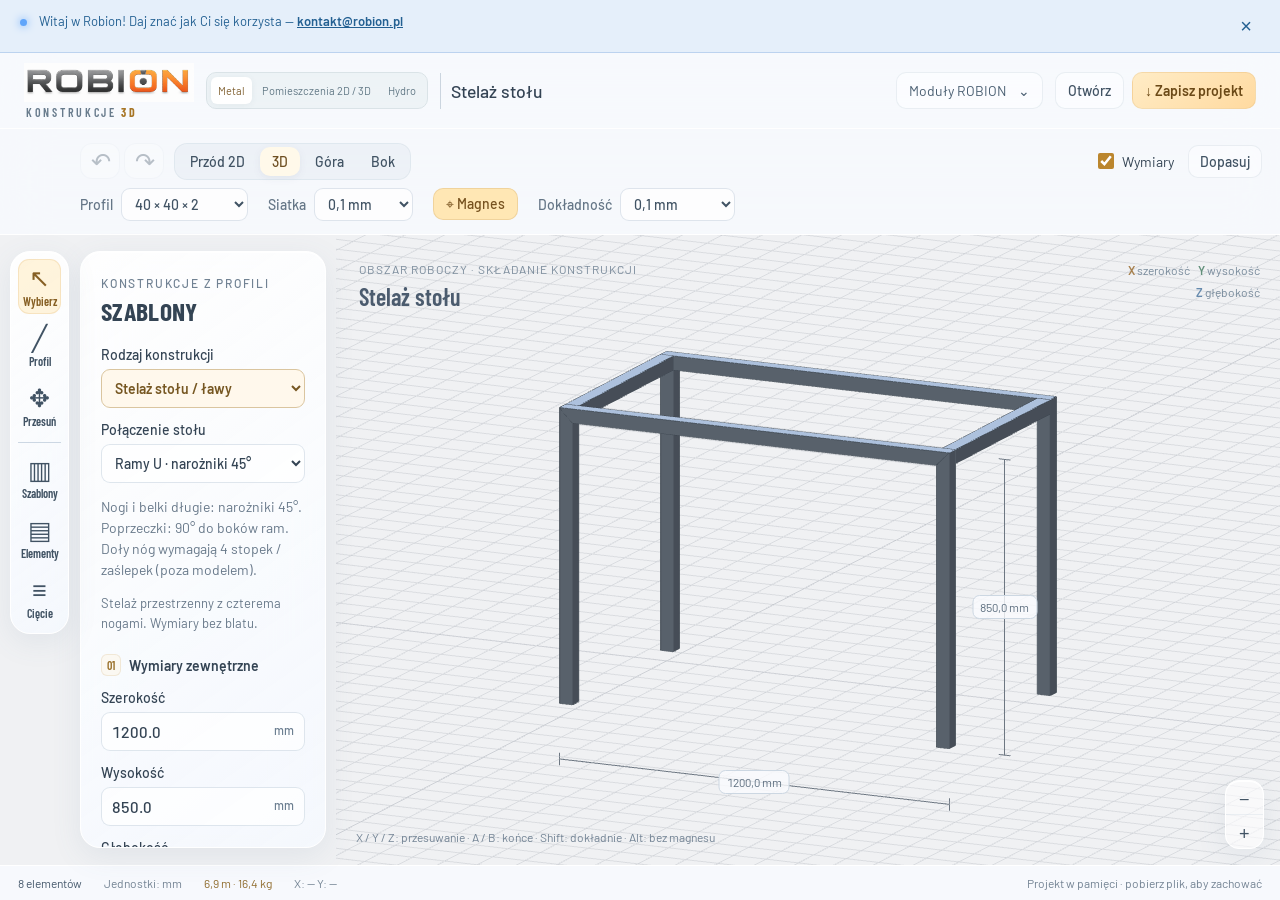
<file: index.html>
<!doctype html>
<html lang="pl"><head><meta charset="UTF-8"><meta name="viewport" content="width=device-width, initial-scale=1"><title>ROBION · Konstrukcje 3D</title><meta name="description" content="Projektuj konstrukcje z profili stalowych: ramy, balustrady, stelaże i bramy. Edytuj wymiary, oglądaj model 3D i przygotuj listę elementów do cięcia."><link rel="icon" href="favicon.svg" type="image/svg+xml"><link rel="stylesheet" href="fonts/fonts.css?v=2026-10-21"><link rel="stylesheet" href="styles.css?v=2026-10-21"><script type="importmap">{"imports":{"three":"./vendor/three.module.js"}}</script><script type="module" src="app.js?v=2026-10-21"></script>
<link rel="stylesheet" href="shared/banner.css?v=2026-10-21"><script defer src="shared/banner.js?v=2026-10-21"></script></head>
<body>
<script>if(location.protocol==='file:'){document.addEventListener('DOMContentLoaded',()=>{const n=document.createElement('div');n.setAttribute('role','alert');n.style.cssText='position:fixed;inset:15px 15px auto;z-index:100;background:#F5A623;color:#111;padding:20px;border-radius:12px;font:16px sans-serif;box-shadow:0 4px 30px #0005';n.innerHTML='Ten edytor wymaga uruchomienia aplikacji. Otwórz plik <b>Uruchom ROBION 3D.command</b> w folderze projektu, a potem <a style="color:#111;text-decoration:underline" href="http://127.0.0.1:8766/">przejdź do ROBION 3D</a>.';document.body.append(n);});}</script>
<header class="app-header"><div class="brand"><a class="brand-original" href="https://robion.pl/" aria-label="ROBION — strona główna"><img src="logo-robion-light.png" alt="ROBION"></a><span>KONSTRUKCJE <b>3D</b></span></div><nav class="design-modes" aria-label="Rodzaj projektu"><a href="index.html" aria-current="page">Metal</a><a href="rooms.html">Pomieszczenia 2D / 3D</a><a href="hydro.html">Hydro</a></nav><div class="project-heading"><input id="project-name" aria-label="Nazwa projektu" value="Stelaż stołu" maxlength="80"><span class="tag">WARSZTAT · 0.4</span></div><details class="module-menu"><summary>Moduły ROBION <span>⌄</span></summary><nav aria-label="Moduły ROBION"><a href="https://robion.pl/">Strona główna</a><a href="https://app.robion.pl/">Faktury</a><a href="https://zlecenia.robion.pl/">Zlecenia</a><span aria-current="page">Konstrukcje 3D</span></nav></details><div class="header-actions" id="file-actions"></div></header>
<main class="workspace">
<nav class="tool-rail" aria-label="Narzędzia konstrukcji">
<button id="tool-select" data-mode="select" title="Zaznacz element" aria-label="Zaznacz element"><span>↖</span><small>Wybierz</small></button>
<button id="tool-draw" data-mode="draw" title="Rysuj profil na planie" aria-label="Rysuj profil na planie"><span>╱</span><small>Profil</small></button>
<button id="tool-move" data-mode="move" title="Przesuń profil" aria-label="Przesuń profil"><span>✥</span><small>Przesuń</small></button>
<hr><button id="toggle-generator" title="Szablony konstrukcji" aria-label="Szablony konstrukcji"><span>▥</span><small>Szablony</small></button>
<button id="toggle-elements" title="Elementy i właściwości" aria-label="Elementy i właściwości"><span>▤</span><small>Elementy</small></button>
<button id="toggle-bom" title="Lista cięcia" aria-label="Lista cięcia"><span>≡</span><small>Cięcie</small></button>
</nav>
<aside class="left-panel panel"><div class="panel-title"><span class="eyebrow">KONSTRUKCJE Z PROFILI</span><h1>SZABLONY</h1></div><form id="generator"><label>Rodzaj konstrukcji<select id="template" name="template"><option value="table">Stelaż stołu / ławy</option><option value="frame">Rama prostokątna</option><option value="railing">Panel balustrady</option><option value="gate">Brama / furtka</option></select></label><label id="joint-field">Połączenie stołu<select id="joint"><option value="miter">Ramy U · narożniki 45°</option><option value="butt">Na styk · cięcia 90°</option></select></label><p id="joint-note" class="hint"></p><p id="template-description" class="hint"></p><div class="section-label"><span class="step">01</span> Wymiary zewnętrzne</div><label>Szerokość<div class="unit-input"><input id="width" name="width" type="number" value="1000" min="300" max="6000" step="0.1" required><span>mm</span></div></label><label>Wysokość<div class="unit-input"><input id="height" name="height" type="number" value="1800" min="300" max="4000" step="0.1" required><span>mm</span></div></label><label id="depth-field">Głębokość<div class="unit-input"><input id="depth" name="depth" type="number" value="700" min="300" max="4000" step="0.1" required><span>mm</span></div></label><div class="section-label"><span class="step">02</span> Profile zamknięte</div><label>Profile nośne · przekrój w mm<select name="frame" id="frame"></select></label><label class="infill-field">Wypełnienie · przekrój w mm<select name="bar" id="bar"></select></label><label class="infill-field">Maksymalny prześwit<div class="unit-input"><input name="gap" id="gap" type="number" min="20" max="500" value="110" step="0.1" required><span>mm</span></div></label><label class="check-row infill-field"><input name="infill" id="infill" type="checkbox" checked> Pionowe wypełnienie</label><p class="hint" id="gap-info"></p><button class="primary full" type="submit">Wstaw szablon <span>↗</span></button><p id="generator-note" class="hint">Zastąpi bieżący model. Cofnij przywraca poprzednią konstrukcję.</p></form><button id="empty-scene" type="button" class="full secondary">+ Własna konstrukcja</button><div class="side-note"><strong>Szablon to punkt wyjścia</strong><p>Dodawaj, przesuwaj i docinaj profile. Bez szablonu możesz zbudować własny stelaż, regał lub inną konstrukcję.</p></div></aside>
<section class="model-panel"><div class="model-toolbar"><div class="view-cluster"><div id="history-controls" class="history-controls" role="group" aria-label="Historia zmian"></div><div class="view-buttons" role="group" aria-label="Widok modelu"><button class="active" data-view="front">Przód 2D</button><button data-view="3d">3D</button><button data-view="top">Góra</button><button data-view="side">Bok</button></div></div><div id="assembly-options" class="assembly-options"><label>Profil <select id="draw-profile" aria-label="Profil do rysowania"></select></label><label>Siatka <select id="snap" aria-label="Krok siatki"><option value="0.1" selected>0,1 mm</option><option value="1">1 mm</option><option value="5">5 mm</option><option value="10">10 mm</option><option value="50">50 mm</option></select></label><button id="magnet" class="active magnet-toggle" type="button" aria-pressed="true" title="Przyciąganie końców osi do końców i ścianek innych profili">⌖ Magnes</button><label class="precision-control"><span class="precision-label">Dokładność</span> <select id="precision" aria-label="Dokładność"><option value="1">0,1 mm</option><option value="2">0,01 mm</option><option value="3">0,001 mm</option></select></label></div><div class="model-options"><label class="check-row"><input id="dimensions" type="checkbox" checked> Wymiary</label><button id="fit" title="Dopasuj model do okna">Dopasuj</button></div></div><div id="viewport"><div class="canvas-label"><span>OBSZAR ROBOCZY · SKŁADANIE KONSTRUKCJI</span><strong id="model-subtitle">Stelaż stołu</strong></div><div class="axis-legend"><span class="axis-x">X</span> szerokość <span class="axis-y">Y</span> wysokość <span class="axis-z">Z</span> głębokość</div><div class="canvas-help" id="canvas-help">Kliknij profil, aby go edytować · kółko: zoom · prawy przycisk: przesuń plan</div><div class="zoom-controls"><button id="zoom-out" aria-label="Oddal">−</button><button id="zoom-in" aria-label="Przybliż">+</button></div></div><div class="status-bar"><span id="part-count">11 elementów</span><span>Jednostki: mm</span><span id="material-status"></span><span id="cursor-status">X: —  Y: —</span><span id="save-status">Zapis do pliku projektu</span></div></section>
<aside class="right-panel panel"><div class="panel-title"><span class="eyebrow">WARSZTAT</span><h2>ELEMENTY</h2><button id="close-elements" class="close-panel" aria-label="Zamknij panel elementów">×</button></div><div id="editor-tools"></div><div id="part-list" class="part-list"></div><div id="element-editor"><div class="empty-selection"><span class="select-symbol">⌖</span><strong>Wybierz profil</strong><p>Kliknij element w modelu lub na liście, aby sprawdzić jego wymiary.</p></div></div></aside>
<section class="bom-panel"><div class="bom-header"><div><span class="eyebrow">MATERIAŁY</span><h2>LISTA ELEMENTÓW DO CIĘCIA</h2></div><div id="bom-actions"></div><button id="close-bom" class="close-panel" aria-label="Zamknij listę cięcia">×</button></div><div class="summary"><div><span>Elementy</span><strong id="total-count">—</strong></div><div><span>Długość łączna</span><strong id="total-length">—</strong></div><div><span>Masa orientacyjna</span><strong id="total-mass">—</strong></div></div><div class="table-scroll"><table><thead><tr><th>Profil [mm]</th><th>Do cięcia [mm]</th><th>Oś [mm]</th><th>Sztuki</th><th>Kąt A · początek</th><th>Kąt B · koniec</th><th>Masa [kg]</th></tr></thead><tbody id="bom-body"></tbody></table></div><p class="bom-note">Do cięcia: maksymalny zasięg profilu ze skosami, bez rzazu i zapasu. 90° = prosto · S/W = płaszczyzna szerokości/wysokości przekroju · ↶ = odwrócenie. Masa dla stali 7850 kg/m³, bez promieni naroży, spoin i okuć.</p></section>
</main><div id="toast" role="status" aria-live="polite"></div><dialog id="add-dialog"></dialog><input id="import-file" type="file" accept=".json,application/json" hidden>
<noscript>Włącz JavaScript, aby uruchomić edytor 3D.</noscript></body></html>
</file>
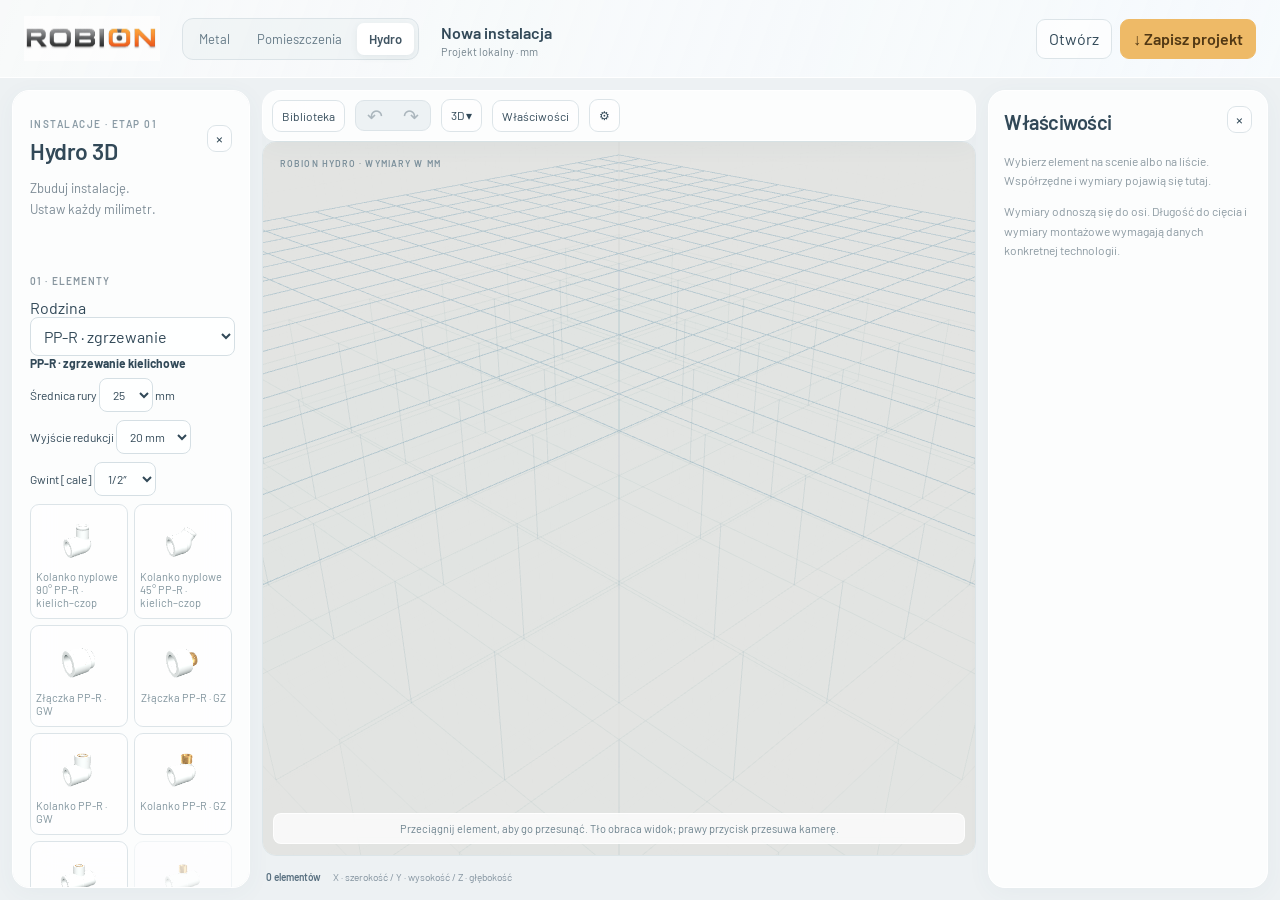
<file: hydro.html>
<!doctype html><html lang="pl"><head><meta charset="utf-8"><meta name="viewport" content="width=device-width,initial-scale=1,viewport-fit=cover"><title>ROBION · Hydro</title><link rel="icon" href="favicon.svg"><link rel="stylesheet" href="fonts/fonts.css"><link rel="stylesheet" href="rooms/style.css"><link rel="stylesheet" href="hydro/style.css"><script type="importmap">{"imports":{"three":"./vendor/three.module.js"}}</script><script type="module" src="hydro/app.js"></script><link rel="stylesheet" href="shared/banner.css"><script defer src="shared/banner.js"></script></head><body>
<header class="app-header"><a class="brand" href="https://robion.pl/"><img src="logo-robion-light.png" alt="ROBION"></a><nav class="mode-switch" aria-label="Rodzaj projektu"><a href="index.html">Metal</a><a href="rooms.html">Pomieszczenia</a><a href="hydro.html" aria-current="page">Hydro</a></nav><div class="project-title"><input id="project-name" aria-label="Nazwa projektu" maxlength="100"><span id="save-state">Projekt lokalny · mm</span></div><div class="file-actions"><button id="open">Otwórz</button><button id="save" class="primary">↓ Zapisz projekt</button><input id="file" type="file" accept=".json,application/json" hidden></div></header>
<main class="workspace"><aside class="library glass" id="library"><div class="panel-heading"><div><span class="eyebrow">INSTALACJE · ETAP 01</span><h1>Hydro 3D</h1></div><button data-panel="library" aria-label="Zamknij bibliotekę">×</button></div><p class="intro">Zbuduj instalację.<br>Ustaw każdy milimetr.</p><p id="library-connection" class="hint" role="status"></p><div class="section-label">01 · ELEMENTY</div><label>Rodzina <select id="part-family"><option value="ppr">PP-R · zgrzewanie</option><option value="iron">Stal i ocynk · gwinty</option><option value="steel">Stal · zaprasowywanie</option><option value="press">Miedź · zaprasowywanie</option><option value="copper">Miedź · lutowanie</option><option value="pex">PEX · zacisk i gwint</option><option value="brass">Mosiądz · gwinty</option></select></label><div class="ppr-library" id="ppr-library"><strong>PP-R · zgrzewanie kielichowe</strong><label>Średnica rury <select id="ppr-size"><option>20</option><option selected>25</option><option>32</option><option>40</option><option>50</option><option>63</option></select> mm</label><label>Wyjście redukcji <select id="ppr-outlet"></select></label><label id="thread-control" hidden>Gwint [cale] <select id="ppr-thread"></select></label><div id="ppr-parts" class="tool-grid"></div><a href="hydro/catalog-preview.html" target="_blank" rel="noopener">Przegląd modeli PP-R</a><p class="hint">Biblioteka ogólna. Kształty i wymiary orientacyjne, bez przypisania producenta.</p></div><div id="brass-library" class="ppr-library" hidden><strong>Mosiądz · połączenia gwintowane</strong><label>Gwint główny <select id="brass-size"></select></label><label>Wyjście redukcji <select id="brass-outlet"></select></label><div id="brass-parts" class="tool-grid"></div><a href="hydro/brass-preview.html" target="_blank" rel="noopener">Przegląd modeli mosiężnych</a><p class="hint">GW — gwint wewnętrzny, GZ — zewnętrzny. Modele ogólne, wymiary poglądowe.</p></div><div id="pex-library" class="ppr-library" hidden><strong>PEX/Al/PEX · zacisk i gwint</strong><label>Średnica rury <select id="pex-size"></select> mm</label><label>Wyjście redukcji <select id="pex-outlet"></select></label><label>Gwint [cale] <select id="pex-thread"></select></label><div id="pex-parts" class="tool-grid"></div><a href="hydro/pex-preview.html" target="_blank" rel="noopener">Przegląd modeli PEX</a><p class="hint">GW — gwint wewnętrzny, GZ — zewnętrzny.</p></div><div id="copper-library" class="ppr-library" hidden><strong>Miedź · lutowanie kapilarne</strong><label>Średnica rury <select id="copper-size"></select> mm</label><label>Wyjście redukcji <select id="copper-outlet"></select></label><label>Gwint [cale] <select id="copper-thread"></select></label><div id="copper-parts" class="tool-grid"></div><a href="hydro/copper-preview.html" target="_blank" rel="noopener">Przegląd modeli miedzianych</a><p class="hint">GW — gwint wewnętrzny, GZ — zewnętrzny.</p></div><div id="press-library" class="ppr-library" hidden><strong>Miedź · zaprasowywanie</strong><label>Średnica rury <select id="press-size"></select> mm</label><label>Wyjście redukcji <select id="press-outlet"></select></label><label>Gwint [cale] <select id="press-thread"></select></label><div id="press-parts" class="tool-grid"></div><a href="hydro/press-preview.html" target="_blank" rel="noopener">Przegląd modeli Cu press</a><p class="hint">GW — gwint wewnętrzny, GZ — zewnętrzny.</p></div><div id="iron-library" class="ppr-library" hidden><strong>Stal i ocynk · połączenia gwintowane</strong><label>Wykonanie <select id="iron-finish"><option value="galvanized">Ocynkowane</option><option value="black">Czarne</option></select></label><label>Gwint główny <select id="iron-size"></select></label><label>Wyjście redukcji <select id="iron-outlet"></select></label><div id="iron-parts" class="tool-grid"></div><a href="hydro/iron-preview.html" target="_blank" rel="noopener">Przegląd stali i ocynku</a><p class="hint">Rury stalowe, kształtki z żeliwa ciągliwego. GW — gwint wewnętrzny, GZ — zewnętrzny.</p></div><div id="steel-library" class="ppr-library" hidden><strong>Stal ocynkowana · zaprasowywanie</strong><label>Średnica rury <select id="steel-size"></select> mm</label><label>Wyjście redukcji <select id="steel-outlet"></select></label><label>Gwint [cale] <select id="steel-thread"></select></label><div id="steel-parts" class="tool-grid"></div><a href="hydro/steel-preview.html" target="_blank" rel="noopener">Przegląd modeli stali press</a><p class="hint">GW — gwint wewnętrzny, GZ — zewnętrzny.</p></div><details><summary>Symbole ogólne (starsze projekty)</summary><div class="tool-grid"><button data-add="pipe"><span>━</span>Rura</button><button data-add="elbow"><span>╰</span>Kolanko 90°</button></div></details><p class="hint">Wybierz element, wskaż sześcian i kliknij. Jego środek wyznacza miejsce wstawienia. Esc kończy wstawianie.</p><div class="section-label">02 · ELEMENTY PROJEKTU</div><div id="elements"></div><div class="library-bottom"><button id="new">＋ Pusty projekt</button><button id="demo">Przykład instalacji</button><p>PP-R ogólny i symbole geometryczne.<br>Łączenie zgodnych przyłączy A/B/C.</p></div></aside>
<section class="canvas-panel"><div class="toolbar glass"><button data-panel="library">Biblioteka</button><div class="button-group history"><button id="undo" aria-label="Cofnij">↶</button><button id="redo" aria-label="Ponów">↷</button></div><button data-dialog="view-options" aria-label="Widok i dopasowanie kamery">3D ▾</button><button data-panel="inspector" aria-label="Właściwości zaznaczonego elementu"><span class="desktop-label">Właściwości</span><span class="mobile-label" aria-hidden="true">ⓘ</span></button><button data-dialog="scene-settings" aria-label="Ustawienia sceny" title="Ustawienia sceny">⚙</button></div>
<div id="stage"><div id="three"></div><div id="labels"></div><div class="canvas-badge">ROBION HYDRO · WYMIARY W MM</div><div class="draw-hint" id="hint">Przeciągnij element, aby go przesunąć. Tło obraca widok; prawy przycisk przesuwa kamerę.</div></div><footer class="statusbar"><span id="count"></span><span id="cursor">X · szerokość / Y · wysokość / Z · głębokość</span></footer></section>
<aside class="inspector glass" id="inspector"><div class="panel-heading"><h2>Właściwości</h2><button data-panel="inspector" aria-label="Zamknij właściwości">×</button></div><div id="properties"></div><p class="hint">Wymiary odnoszą się do osi. Długość do cięcia i wymiary montażowe wymagają danych konkretnej technologii.</p></aside></main><dialog id="scene-settings" aria-labelledby="settings-title"><div class="panel-heading"><h2 id="settings-title">Ustawienia sceny</h2><button data-close-dialog aria-label="Zamknij ustawienia">×</button></div><div class="canvas-settings"><label>Siatka <select id="grid-mode"><option value="hidden">Ukryta</option><option value="mist" selected>Delikatna mgła</option><option value="edit">Wyraźne sześciany</option></select></label><label>Widoczność <input id="opacity" type="range" min="10" max="100" value="45"></label><label>Sześcian <select id="grid-size"><option value="250">250 mm</option><option value="100">100 mm</option></select></label><label>Krok ruchu <select id="snap"><option value="1">1 mm</option><option value="10">10 mm</option><option value="100" selected>100 mm</option></select></label><label>Płaszczyzna <select id="plane"><option value="XZ">XZ · pozioma</option><option value="XY">XY · przednia</option><option value="YZ">YZ · boczna</option></select></label><label>Warstwa [mm] <input id="level" type="number" value="500" min="-100000" max="100000" step="1"></label><label><input id="dimensions" type="checkbox" checked> Wymiary</label></div><p class="hint">Siatka pomaga ocenić głębię. Wyraźne sześciany ułatwiają wskazanie miejsca wstawienia. Płaszczyzna i warstwa określają, gdzie dodajesz i przesuwasz części.</p><p class="hint">Telefon: obracaj tło jednym palcem; dwoma palcami przesuwaj widok i zmieniaj przybliżenie.</p></dialog>
<dialog id="view-options" aria-labelledby="views-title"><div class="panel-heading"><h2 id="views-title">Widok kamery</h2><button data-close-dialog aria-label="Zamknij widoki">×</button></div><div class="view-options"><button data-view="iso">3D</button><button data-view="front">Przód</button><button data-view="top">Góra</button><button data-view="side">Bok</button><button id="fit">Dopasuj całość</button><button id="focus-part">Zbliż element</button></div></dialog>
<div id="toast" role="status" aria-live="polite"></div></body></html>
</file>
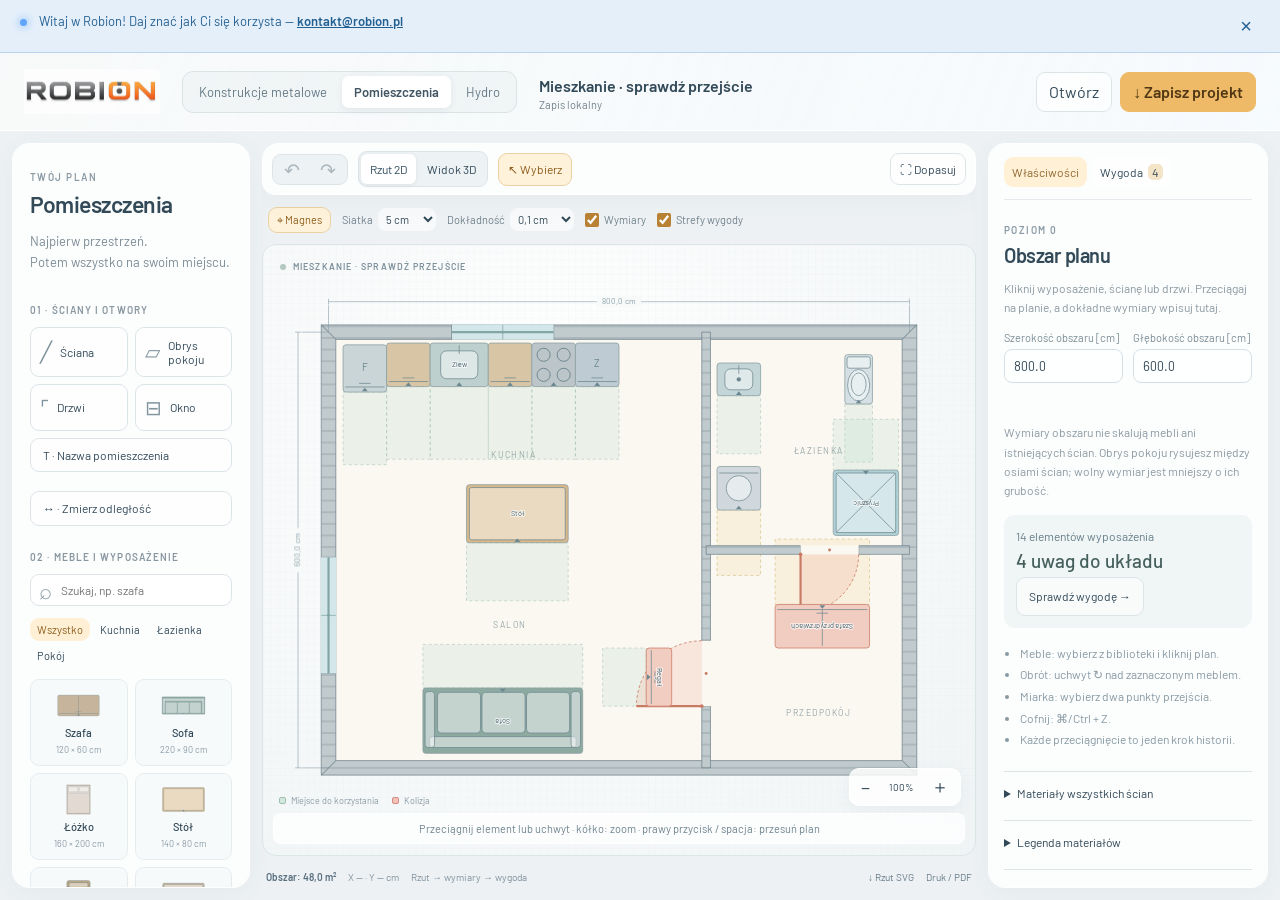
<file: rooms.html>
<!doctype html>
<html lang="pl"><head><meta charset="utf-8"><meta name="viewport" content="width=device-width,initial-scale=1"><meta name="theme-color" content="#f1f4f5"><title>ROBION · Pomieszczenia 2D / 3D</title><meta name="description" content="Zaplanuj pomieszczenia, ściany, drzwi i ustawienie mebli. Sprawdź wymiary, otwieranie drzwi oraz miejsce do korzystania z wyposażenia."><link rel="icon" href="favicon.svg"><link rel="stylesheet" href="fonts/fonts.css?v=2026-10-21"><link rel="stylesheet" href="rooms/style.css?v=2026-10-21"><script type="importmap">{"imports":{"three":"./vendor/three.module.js"}}</script><script type="module" src="rooms/app.js?v=2026-10-21"></script><link rel="stylesheet" href="shared/banner.css?v=2026-10-21"><script defer src="shared/banner.js?v=2026-10-21"></script></head>
<body>
<header class="app-header"><a class="brand" href="https://robion.pl/" aria-label="ROBION — strona główna"><img src="logo-robion-light.png" alt="ROBION"></a><nav class="mode-switch" aria-label="Rodzaj projektu"><a href="index.html">Konstrukcje metalowe</a><a href="rooms.html" aria-current="page">Pomieszczenia</a><a href="hydro.html">Hydro</a></nav><div class="project-title"><input id="project-name" aria-label="Nazwa projektu" maxlength="100"><span id="save-state">Zapis lokalny</span></div><div class="file-actions"><button id="open-project">Otwórz</button><button id="save-project" class="primary">↓ Zapisz projekt</button><input id="file-input" type="file" accept=".json,application/json" hidden></div></header>
<main class="workspace">
<aside class="library glass" id="library"><div class="panel-heading"><div><span class="eyebrow">TWÓJ PLAN</span><h1>Pomieszczenia</h1></div><button class="mobile-close" data-close="library" aria-label="Zamknij bibliotekę">×</button></div><p class="intro">Najpierw przestrzeń.<br>Potem wszystko na swoim miejscu.</p><div class="section-label">01 · ŚCIANY I OTWORY</div><div class="tool-grid"><button data-tool="wall"><span>╱</span>Ściana</button><button data-tool="room"><span>▱</span>Obrys pokoju</button><button data-tool="door"><span>⌜</span>Drzwi</button><button data-tool="window"><span>⊟</span>Okno</button></div><button data-tool="label" class="label-tool">T · Nazwa pomieszczenia</button><button data-tool="measure" class="label-tool">↔ · Zmierz odległość</button><div class="section-label">02 · MEBLE I WYPOSAŻENIE</div><label class="search"><span>⌕</span><input id="catalog-search" placeholder="Szukaj, np. szafa" aria-label="Szukaj wyposażenia"></label><div class="category-tabs" id="categories" role="group" aria-label="Kategorie wyposażenia"><button class="active" data-category="Wszystko">Wszystko</button><button data-category="Kuchnia">Kuchnia</button><button data-category="Łazienka">Łazienka</button><button data-category="Pokój">Pokój</button></div><div id="catalog" class="catalog"></div><div class="library-bottom"><button id="new-plan">＋ Pusty plan</button><button id="demo-plan">Przykład mieszkania</button><p>Wymiary w cm · jeden poziom</p></div></aside>
<section class="canvas-panel"><div class="toolbar glass"><button id="show-library" class="mobile-control" aria-label="Otwórz bibliotekę">＋ Biblioteka</button><div class="button-group history"><button id="undo" aria-label="Cofnij zmianę" title="Cofnij · ⌘/Ctrl Z">↶</button><button id="redo" aria-label="Ponów zmianę" title="Ponów · ⌘/Ctrl Shift Z">↷</button></div><div class="view-tabs"><button id="view-2d" class="active">Rzut 2D</button><button id="view-3d">Widok 3D</button></div><button id="select-tool" class="active" title="Wybierz i przesuń · Esc">↖ Wybierz</button><div class="toolbar-end"><button id="fit" title="Dopasuj plan do okna">⛶ Dopasuj</button><button id="show-inspector" class="mobile-control">Właściwości</button></div></div>
<div class="canvas-settings"><button id="magnet" class="active" aria-pressed="true">⌖ Magnes</button><label>Siatka <select id="grid-step"><option value="1">1 cm</option><option value="5" selected>5 cm</option><option value="10">10 cm</option><option value="0.1">0,1 cm</option></select></label><label>Dokładność <select id="precision"><option value="1">0,1 cm</option><option value="2">0,01 cm</option></select></label><label><input id="show-dimensions" type="checkbox" checked>Wymiary</label><label><input id="show-zones" type="checkbox" checked>Strefy wygody</label><label id="low-wall-label" hidden><input id="low-walls" type="checkbox" checked>Niskie ściany 3D</label></div>
<div id="stage"><svg id="plan" xmlns="http://www.w3.org/2000/svg" role="img" aria-label="Edytowalny plan pomieszczeń z góry"><defs><pattern id="grid" width="10" height="10" patternUnits="userSpaceOnUse"><path d="M 10 0 L 0 0 0 10" fill="none" stroke="#d7e0e4" stroke-width=".5"/></pattern></defs><g id="drawing"></g></svg><div id="three" hidden></div><div class="canvas-badge"><span class="status-dot"></span><span id="canvas-title">PLAN MIESZKANIA</span></div><div class="canvas-legend"><span><i class="zone-dot"></i> Miejsce do korzystania</span><span><i class="error-dot"></i> Kolizja</span></div><div class="zoom"><button id="zoom-out" aria-label="Oddal">−</button><span id="zoom-value">100%</span><button id="zoom-in" aria-label="Przybliż">＋</button></div><div id="draw-hint" class="draw-hint">Kliknij element, aby go przesunąć lub zmienić wymiary.</div></div>
<footer class="statusbar"><span id="area"></span><span id="cursor">X — · Y — cm</span><span>Rzut → wymiary → wygoda</span><button id="export-plan">↓ Rzut SVG</button><button id="print-plan">Druk / PDF</button></footer></section>
<aside class="inspector glass" id="inspector"><div class="inspector-tabs"><button id="tab-properties" class="active">Właściwości</button><button id="tab-check">Wygoda <span id="issue-count">0</span></button><button class="mobile-close" data-close="inspector" aria-label="Zamknij właściwości">×</button></div><div id="properties"></div><div id="checks" hidden><div class="panel-heading"><div><span class="eyebrow">CZY WSZYSTKO SIĘ MIEŚCI?</span><h2>Sprawdzenie układu</h2></div></div><p class="hint">Sprawdzamy bryły, otwieranie drzwi do 90° i wolne miejsce przed wyposażeniem.</p><div id="issues"></div><p class="check-note">Strefy są pomocnicze i regulowane, nie są normą budowlaną. Brak ostrzeżeń nie potwierdza dostępności ani zgodności projektu z przepisami. Prześwity boczne i trasy przejścia sprawdź wymiarami na planie.</p></div><details class="object-tree"><summary>Elementy planu <span id="object-count"></span></summary><div id="object-list"></div></details></aside>
</main><div id="toast" role="status" aria-live="polite"></div>
<dialog id="replace-dialog"><h2 id="dialog-title">Zmienić plan?</h2><p>Obecny układ zostanie zastąpiony. Możesz wrócić przyciskiem Cofnij. Pobierz plik projektu, jeśli chcesz zachować go osobno.</p><div><button id="dialog-cancel">Anuluj</button><button id="dialog-ok" class="primary">Wstaw plan</button></div></dialog>
</body></html>
</file>
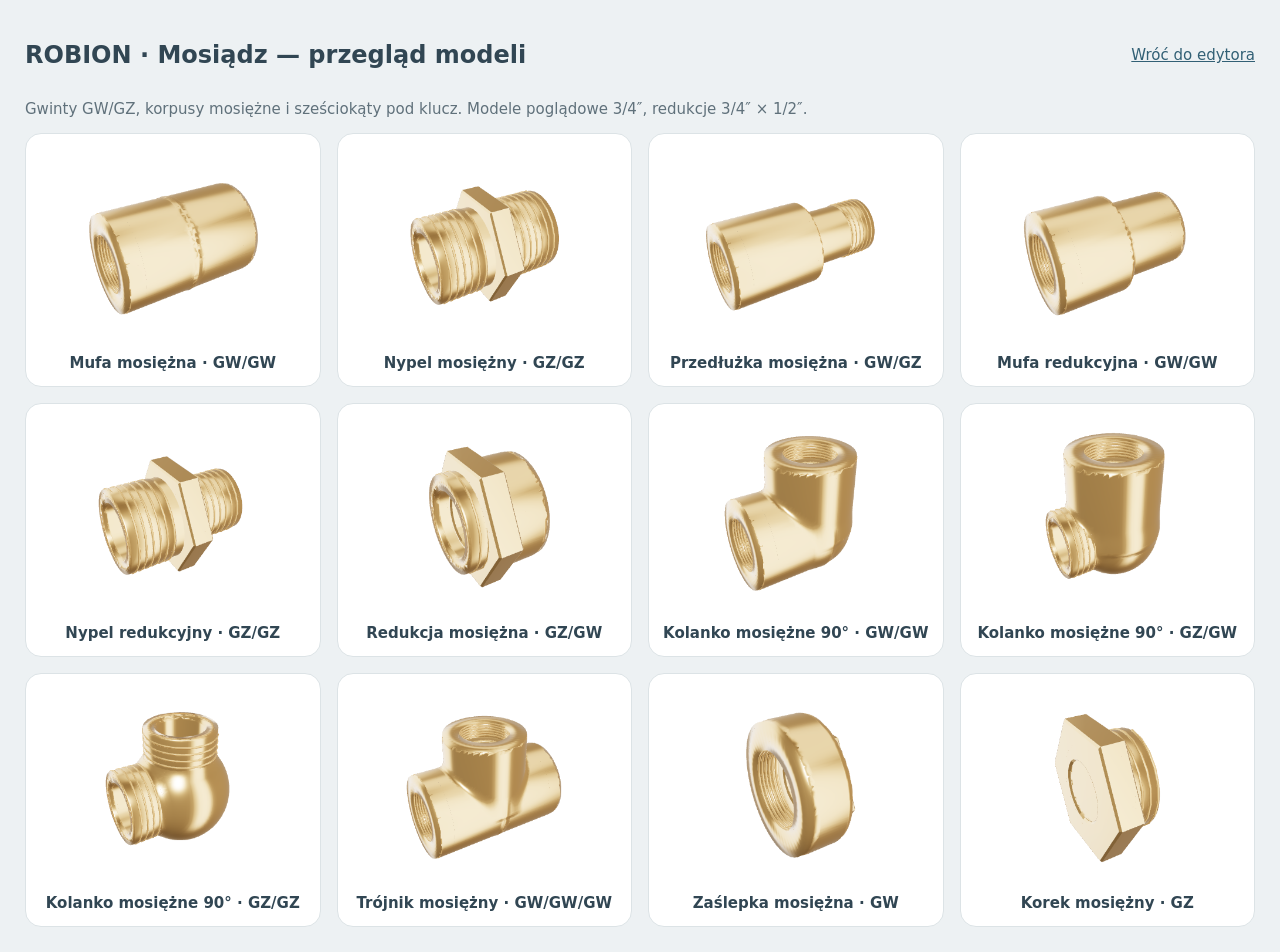
<file: hydro/brass-preview.html>
<!doctype html><html lang="pl"><meta charset="utf-8"><meta name="viewport" content="width=device-width,initial-scale=1"><title>ROBION · przegląd modeli Mosiądz</title><style>body{font:15px system-ui;background:#edf1f3;color:#314653;margin:25px}header{display:flex;justify-content:space-between;align-items:center}h1{font-size:24px}p{color:#60717b}main{display:grid;grid-template-columns:repeat(4,minmax(0,1fr));gap:16px}article{background:white;border:1px solid #dce3e6;border-radius:16px;overflow:hidden;text-align:center}canvas{width:100%;height:220px;display:block}h2{font-size:15px;margin:0 0 14px}a{color:#326075}@media(max-width:800px){main{grid-template-columns:repeat(2,1fr)}}</style><header><h1>ROBION · Mosiądz — przegląd modeli</h1><a href="../hydro.html">Wróć do edytora</a></header><p>Gwinty GW/GZ, korpusy mosiężne i sześciokąty pod klucz. Modele poglądowe 3/4″, redukcje 3/4″ × 1/2″.</p><main id="parts"></main><script type="module">
import * as T from '../vendor/three.module.js';import {element} from './model.js';import {BRASS_PARTS} from './brass.js';import {brassMesh} from './brass-view.js';
const renderer=new T.WebGLRenderer({antialias:true,alpha:true});renderer.setSize(500,360);renderer.setPixelRatio(1);renderer.toneMapping=T.ACESFilmicToneMapping;
for(const [key,part] of Object.entries(BRASS_PARTS)){const article=document.createElement('article'),canvas=document.createElement('canvas');canvas.width=500;canvas.height=360;const name=document.createElement('h2');name.textContent=part.name;article.append(canvas,name);document.getElementById('parts').append(article);const scene=new T.Scene();scene.add(new T.HemisphereLight(0xffffff,0x62707a,2.3));const light=new T.DirectionalLight(0xffffff,3);light.position.set(-120,180,160);scene.add(light);const e=element(key,[0,0,0],'3/4','1/2');if(e.kind==='pipe')e.geometry.length=110;const mesh=brassMesh(e);scene.add(mesh);const box=new T.Box3().setFromObject(mesh),center=box.getCenter(new T.Vector3()),size=box.getSize(new T.Vector3()).length(),camera=new T.PerspectiveCamera(34,500/360,.1,10000);camera.position.copy(center).add(new T.Vector3(-1,1.2,1.7).normalize().multiplyScalar(size*1.8));camera.lookAt(center);renderer.render(scene,camera);canvas.getContext('2d').drawImage(renderer.domElement,0,0);mesh.traverse(o=>{o.geometry?.dispose();o.material?.dispose();});}renderer.dispose();
</script></html>
</file>
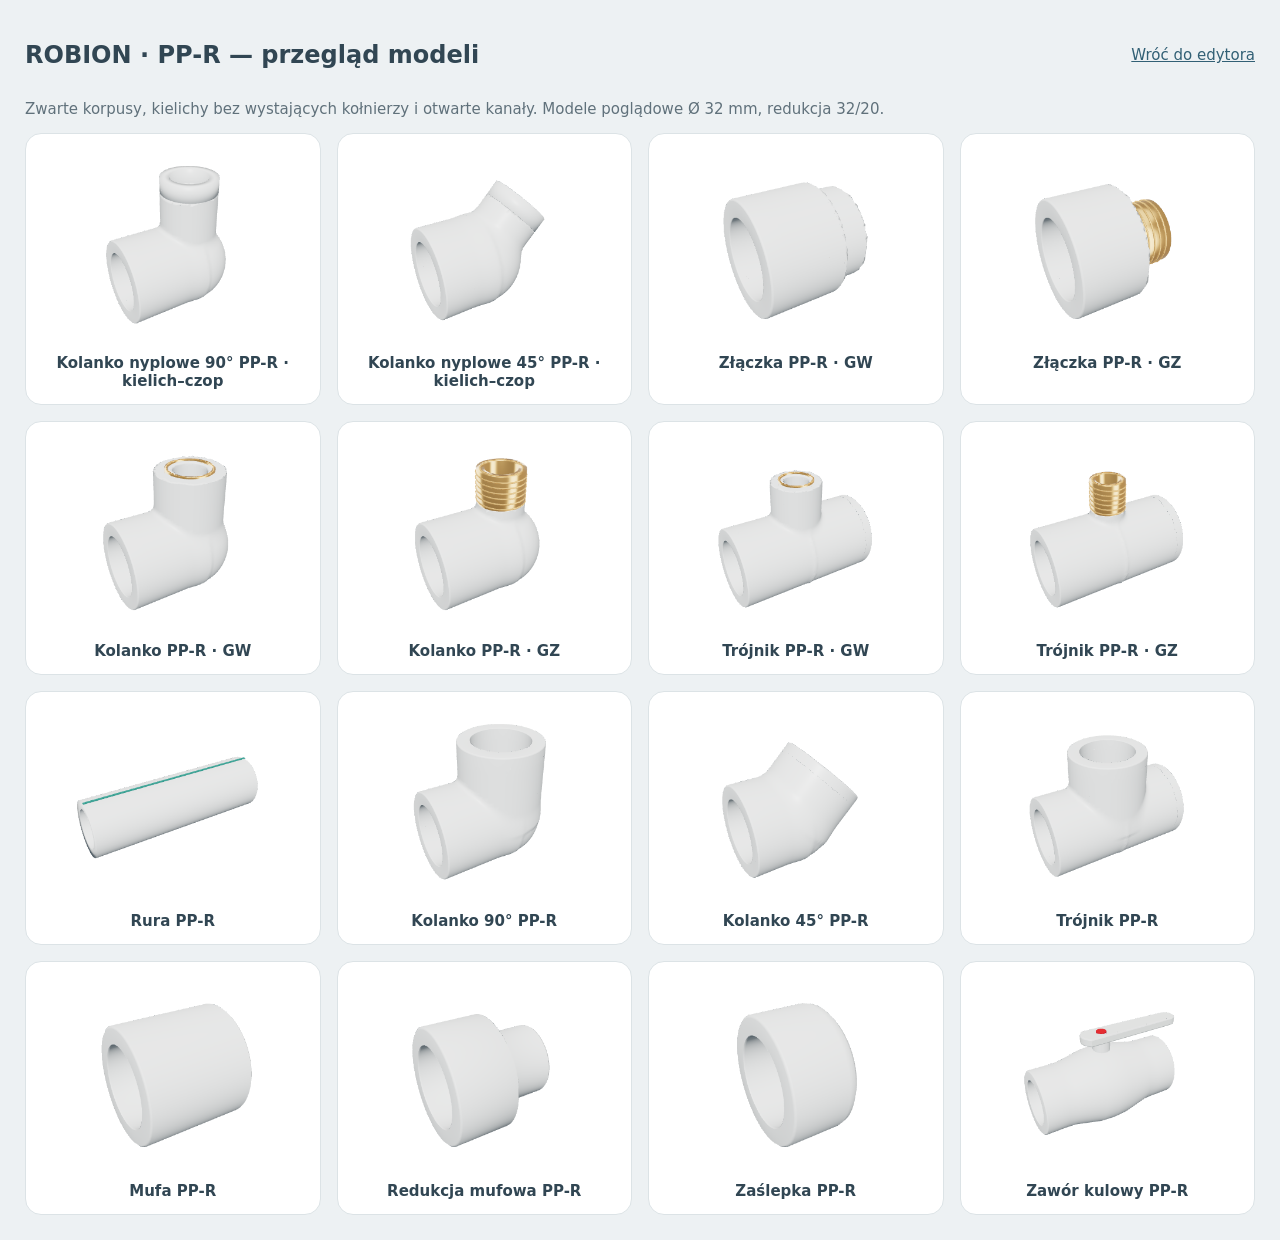
<file: hydro/catalog-preview.html>
<!doctype html><html lang="pl"><meta charset="utf-8"><meta name="viewport" content="width=device-width,initial-scale=1"><title>ROBION · przegląd modeli PP-R</title><style>body{font:15px system-ui;background:#edf1f3;color:#314653;margin:25px}header{display:flex;justify-content:space-between;align-items:center}h1{font-size:24px}p{color:#60717b}main{display:grid;grid-template-columns:repeat(4,minmax(0,1fr));gap:16px}article{background:white;border:1px solid #dce3e6;border-radius:16px;overflow:hidden;text-align:center}canvas{width:100%;height:220px;display:block}h2{font-size:15px;margin:0 0 14px}a{color:#326075}@media(max-width:800px){main{grid-template-columns:repeat(2,1fr)}}</style><header><h1>ROBION · PP-R — przegląd modeli</h1><a href="../hydro.html">Wróć do edytora</a></header><p>Zwarte korpusy, kielichy bez wystających kołnierzy i otwarte kanały. Modele poglądowe Ø 32 mm, redukcja 32/20.</p><main id="parts"></main><script type="module">
import * as T from '../vendor/three.module.js';import {element} from './model.js';import {PPR_PARTS} from './ppr.js';import {pprMesh} from './ppr-view.js';
const renderer=new T.WebGLRenderer({antialias:true,alpha:true});renderer.setSize(500,360);renderer.setPixelRatio(1);renderer.toneMapping=T.ACESFilmicToneMapping;
for(const [key,part] of Object.entries(PPR_PARTS)){const article=document.createElement('article'),canvas=document.createElement('canvas');canvas.width=500;canvas.height=360;const name=document.createElement('h2');name.textContent=part.name;article.append(canvas,name);document.getElementById('parts').append(article);const scene=new T.Scene();scene.add(new T.HemisphereLight(0xffffff,0x62707a,2.3));const light=new T.DirectionalLight(0xffffff,3);light.position.set(-120,180,160);scene.add(light);const e=element(key,[0,0,0],32,20);if(e.kind==='pipe')e.geometry.length=110;const mesh=pprMesh(e);scene.add(mesh);const box=new T.Box3().setFromObject(mesh),center=box.getCenter(new T.Vector3()),size=box.getSize(new T.Vector3()).length(),camera=new T.PerspectiveCamera(34,500/360,.1,10000);camera.position.copy(center).add(new T.Vector3(-1,1.2,1.7).normalize().multiplyScalar(size*1.8));camera.lookAt(center);renderer.render(scene,camera);canvas.getContext('2d').drawImage(renderer.domElement,0,0);mesh.traverse(o=>{o.geometry?.dispose();o.material?.dispose();});}renderer.dispose();
</script></html>
</file>
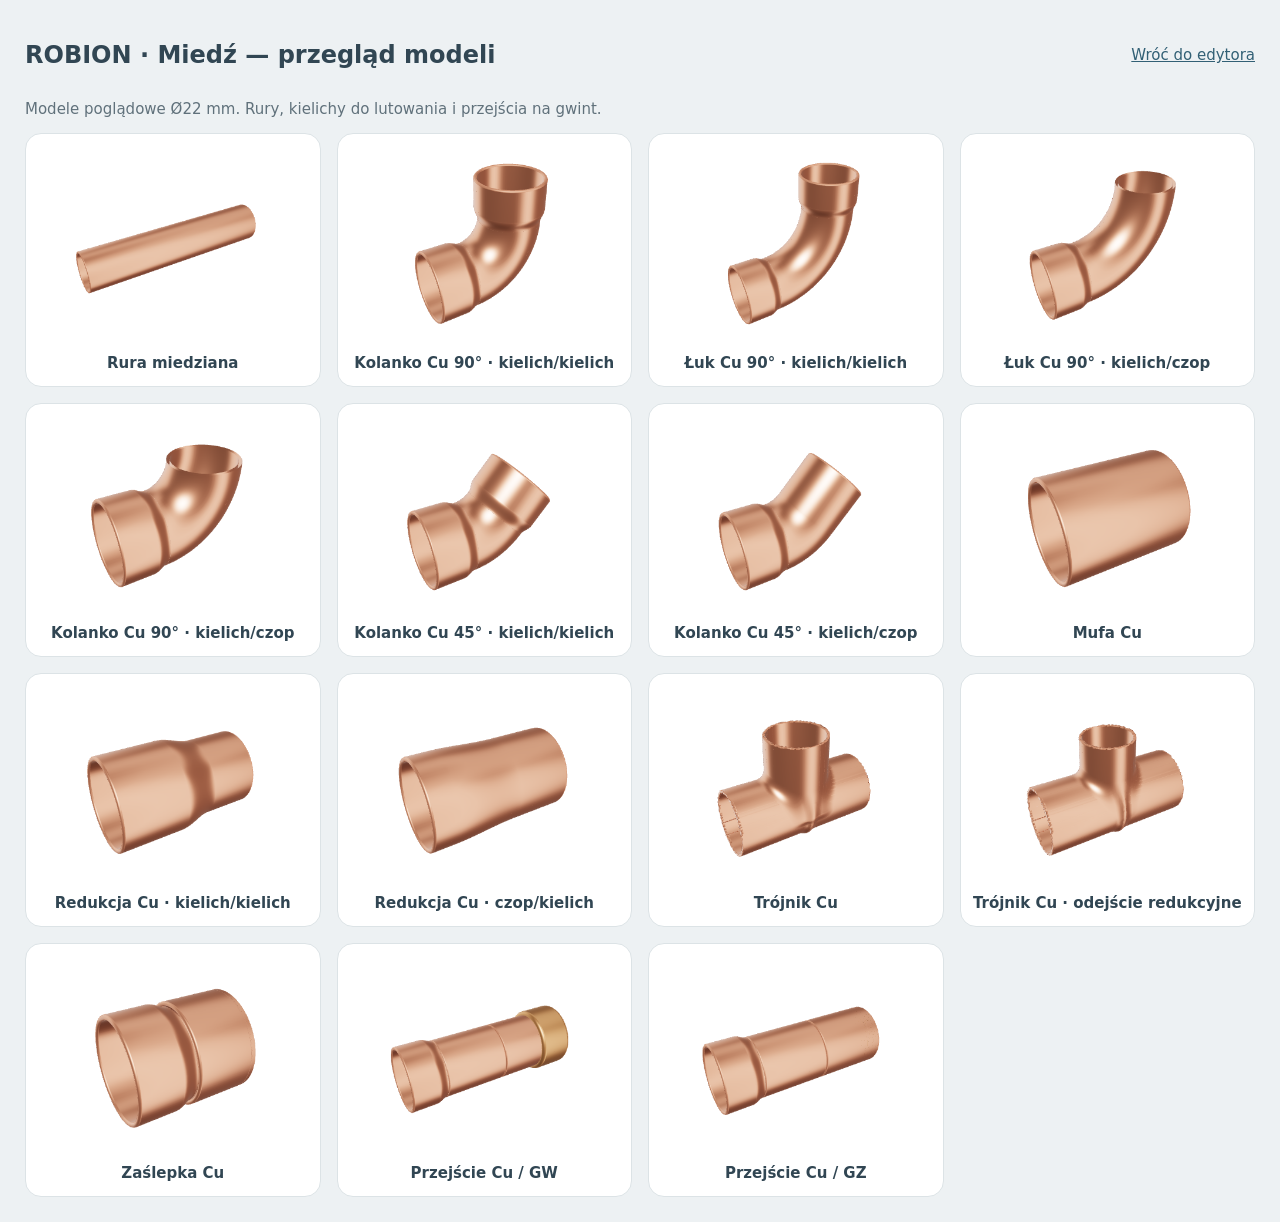
<file: hydro/copper-preview.html>
<!doctype html><html lang="pl"><meta charset="utf-8"><meta name="viewport" content="width=device-width,initial-scale=1"><title>ROBION · przegląd modeli miedzianych</title><style>body{font:15px system-ui;background:#edf1f3;color:#314653;margin:25px}header{display:flex;justify-content:space-between;align-items:center}h1{font-size:24px}p{color:#60717b}main{display:grid;grid-template-columns:repeat(4,minmax(0,1fr));gap:16px}article{background:white;border:1px solid #dce3e6;border-radius:16px;overflow:hidden;text-align:center}canvas{width:100%;height:220px;display:block}h2{font-size:15px;margin:0 0 14px}a{color:#326075}@media(max-width:800px){main{grid-template-columns:repeat(2,1fr)}}</style><header><h1>ROBION · Miedź — przegląd modeli</h1><a href="../hydro.html">Wróć do edytora</a></header><p>Modele poglądowe Ø22 mm. Rury, kielichy do lutowania i przejścia na gwint.</p><main id="parts"></main><script type="module">
import * as T from '../vendor/three.module.js';import {element} from './model.js';import {COPPER_PARTS} from './copper.js';import {copperMesh} from './copper-view.js';
const renderer=new T.WebGLRenderer({antialias:true,alpha:true});renderer.setSize(500,360);renderer.setPixelRatio(1);renderer.toneMapping=T.ACESFilmicToneMapping;
for(const [key,part] of Object.entries(COPPER_PARTS)){const article=document.createElement('article'),canvas=document.createElement('canvas');canvas.width=500;canvas.height=360;const name=document.createElement('h2');name.textContent=part.name;article.append(canvas,name);document.getElementById('parts').append(article);const scene=new T.Scene();scene.add(new T.HemisphereLight(0xffffff,0x62707a,2.3));const light=new T.DirectionalLight(0xffffff,3);light.position.set(-120,180,160);scene.add(light);const e=element(key,[0,0,0],22,18);if(e.kind==='pipe')e.geometry.length=110;const mesh=copperMesh(e);scene.add(mesh);const box=new T.Box3().setFromObject(mesh),center=box.getCenter(new T.Vector3()),size=box.getSize(new T.Vector3()).length(),camera=new T.PerspectiveCamera(34,500/360,.1,10000);camera.position.copy(center).add(new T.Vector3(-1,1.2,1.7).normalize().multiplyScalar(size*1.8));camera.lookAt(center);renderer.render(scene,camera);canvas.getContext('2d').drawImage(renderer.domElement,0,0);mesh.traverse(o=>{o.geometry?.dispose();o.material?.dispose();});}renderer.dispose();
</script></html>
</file>
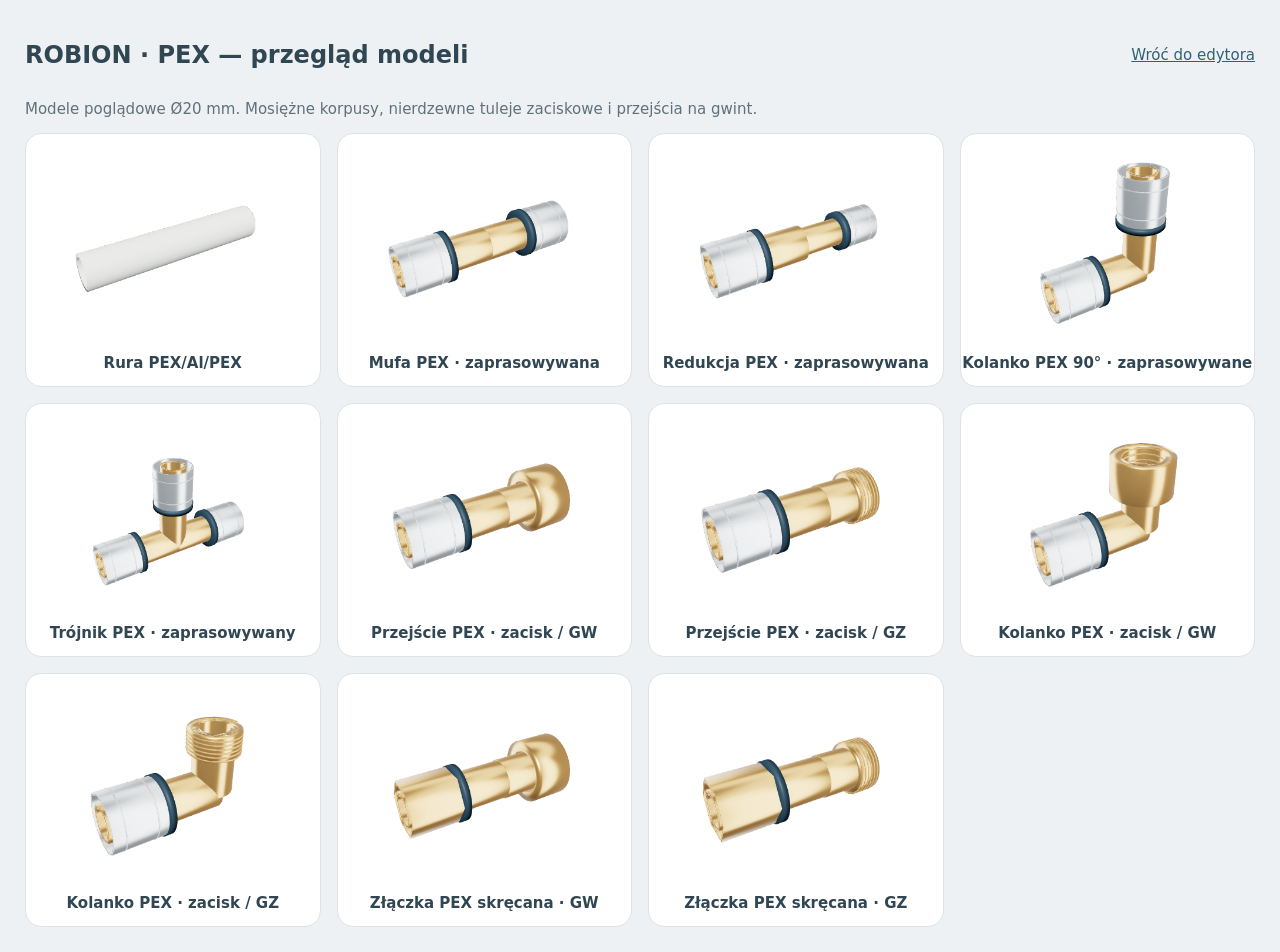
<file: hydro/pex-preview.html>
<!doctype html><html lang="pl"><meta charset="utf-8"><meta name="viewport" content="width=device-width,initial-scale=1"><title>ROBION · przegląd modeli PEX</title><style>body{font:15px system-ui;background:#edf1f3;color:#314653;margin:25px}header{display:flex;justify-content:space-between;align-items:center}h1{font-size:24px}p{color:#60717b}main{display:grid;grid-template-columns:repeat(4,minmax(0,1fr));gap:16px}article{background:white;border:1px solid #dce3e6;border-radius:16px;overflow:hidden;text-align:center}canvas{width:100%;height:220px;display:block}h2{font-size:15px;margin:0 0 14px}a{color:#326075}@media(max-width:800px){main{grid-template-columns:repeat(2,1fr)}}</style><header><h1>ROBION · PEX — przegląd modeli</h1><a href="../hydro.html">Wróć do edytora</a></header><p>Modele poglądowe Ø20 mm. Mosiężne korpusy, nierdzewne tuleje zaciskowe i przejścia na gwint.</p><main id="parts"></main><script type="module">
import * as T from '../vendor/three.module.js';import {element} from './model.js';import {PEX_PARTS} from './pex.js';import {pexMesh} from './pex-view.js';
const renderer=new T.WebGLRenderer({antialias:true,alpha:true});renderer.setSize(500,360);renderer.setPixelRatio(1);renderer.toneMapping=T.ACESFilmicToneMapping;
for(const [key,part] of Object.entries(PEX_PARTS)){const article=document.createElement('article'),canvas=document.createElement('canvas');canvas.width=500;canvas.height=360;const name=document.createElement('h2');name.textContent=part.name;article.append(canvas,name);document.getElementById('parts').append(article);const scene=new T.Scene();scene.add(new T.HemisphereLight(0xffffff,0x62707a,2.3));const light=new T.DirectionalLight(0xffffff,3);light.position.set(-120,180,160);scene.add(light);const e=element(key,[0,0,0],20,16);if(e.kind==='pipe')e.geometry.length=110;const mesh=pexMesh(e);scene.add(mesh);const box=new T.Box3().setFromObject(mesh),center=box.getCenter(new T.Vector3()),size=box.getSize(new T.Vector3()).length(),camera=new T.PerspectiveCamera(34,500/360,.1,10000);camera.position.copy(center).add(new T.Vector3(-1,1.2,1.7).normalize().multiplyScalar(size*1.8));camera.lookAt(center);renderer.render(scene,camera);canvas.getContext('2d').drawImage(renderer.domElement,0,0);mesh.traverse(o=>{o.geometry?.dispose();o.material?.dispose();});}renderer.dispose();
</script></html>
</file>
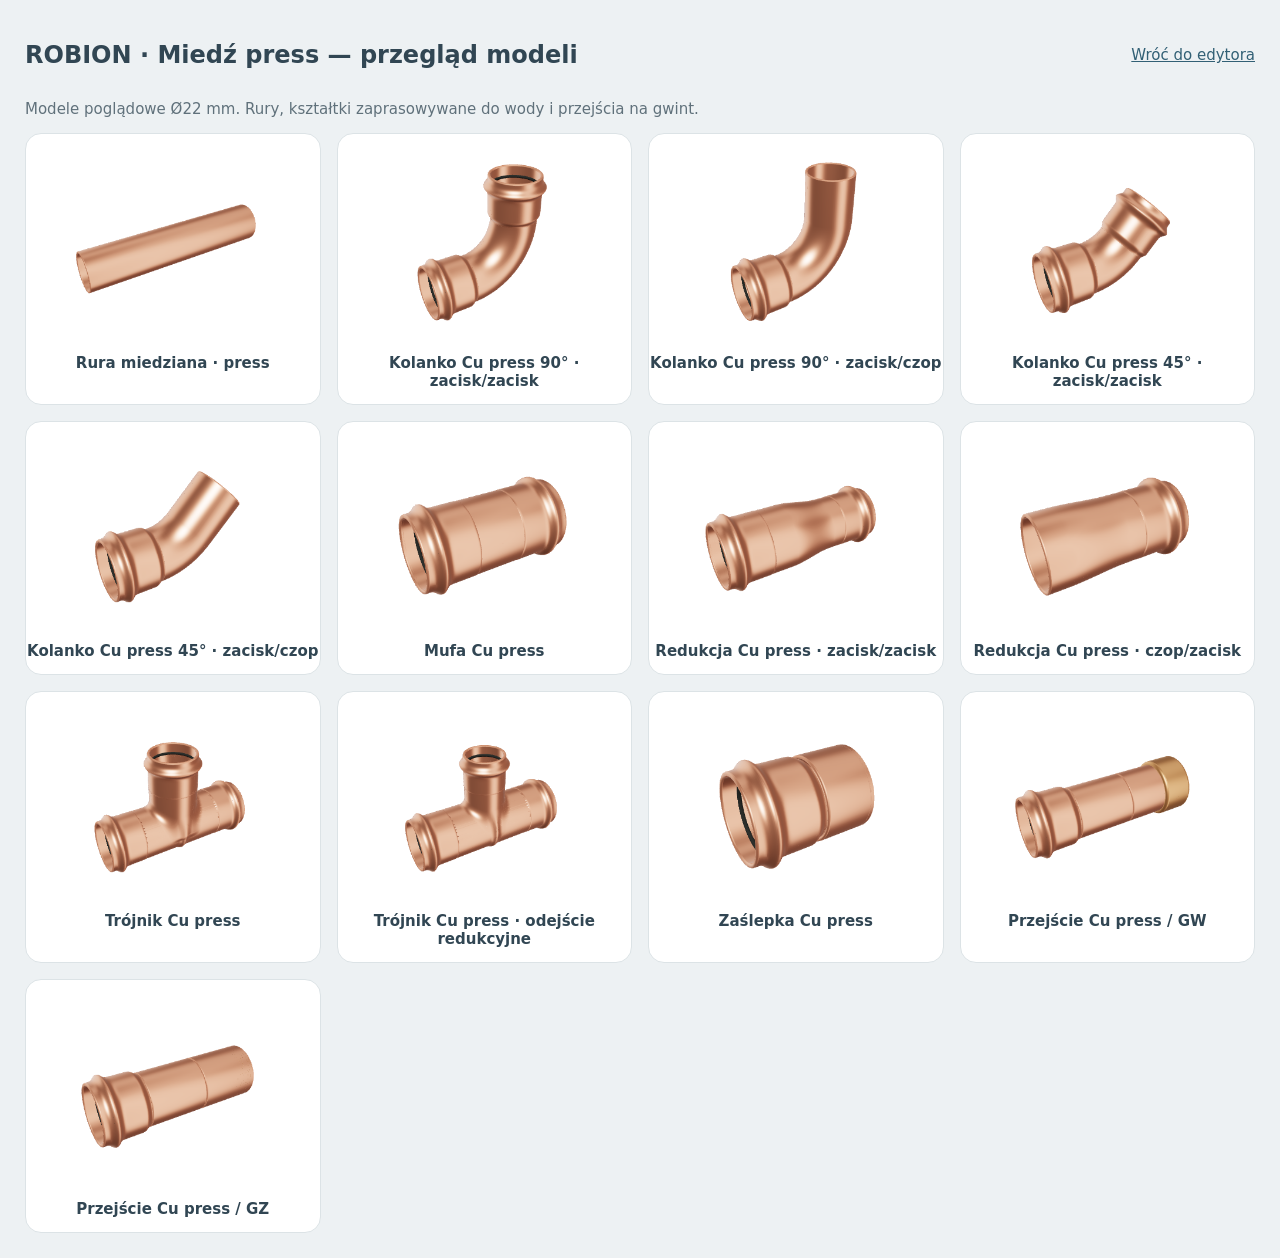
<file: hydro/press-preview.html>
<!doctype html><html lang="pl"><meta charset="utf-8"><meta name="viewport" content="width=device-width,initial-scale=1"><title>ROBION · przegląd modeli Cu press</title><style>body{font:15px system-ui;background:#edf1f3;color:#314653;margin:25px}header{display:flex;justify-content:space-between;align-items:center}h1{font-size:24px}p{color:#60717b}main{display:grid;grid-template-columns:repeat(4,minmax(0,1fr));gap:16px}article{background:white;border:1px solid #dce3e6;border-radius:16px;overflow:hidden;text-align:center}canvas{width:100%;height:220px;display:block}h2{font-size:15px;margin:0 0 14px}a{color:#326075}@media(max-width:800px){main{grid-template-columns:repeat(2,1fr)}}</style><header><h1>ROBION · Miedź press — przegląd modeli</h1><a href="../hydro.html">Wróć do edytora</a></header><p>Modele poglądowe Ø22 mm. Rury, kształtki zaprasowywane do wody i przejścia na gwint.</p><main id="parts"></main><script type="module">
import * as T from '../vendor/three.module.js';import {element} from './model.js';import {PRESS_PARTS} from './press.js';import {pressMesh} from './press-view.js';
const renderer=new T.WebGLRenderer({antialias:true,alpha:true});renderer.setSize(500,360);renderer.setPixelRatio(1);renderer.toneMapping=T.ACESFilmicToneMapping;
for(const [key,part] of Object.entries(PRESS_PARTS)){const article=document.createElement('article'),canvas=document.createElement('canvas');canvas.width=500;canvas.height=360;const name=document.createElement('h2');name.textContent=part.name;article.append(canvas,name);document.getElementById('parts').append(article);const scene=new T.Scene();scene.add(new T.HemisphereLight(0xffffff,0x62707a,2.3));const light=new T.DirectionalLight(0xffffff,3);light.position.set(-120,180,160);scene.add(light);const e=element(key,[0,0,0],22,18);if(e.kind==='pipe')e.geometry.length=110;const mesh=pressMesh(e);scene.add(mesh);const box=new T.Box3().setFromObject(mesh),center=box.getCenter(new T.Vector3()),size=box.getSize(new T.Vector3()).length(),camera=new T.PerspectiveCamera(34,500/360,.1,10000);camera.position.copy(center).add(new T.Vector3(-1,1.2,1.7).normalize().multiplyScalar(size*1.8));camera.lookAt(center);renderer.render(scene,camera);canvas.getContext('2d').drawImage(renderer.domElement,0,0);mesh.traverse(o=>{o.geometry?.dispose();o.material?.dispose();});}renderer.dispose();
</script></html>
</file>
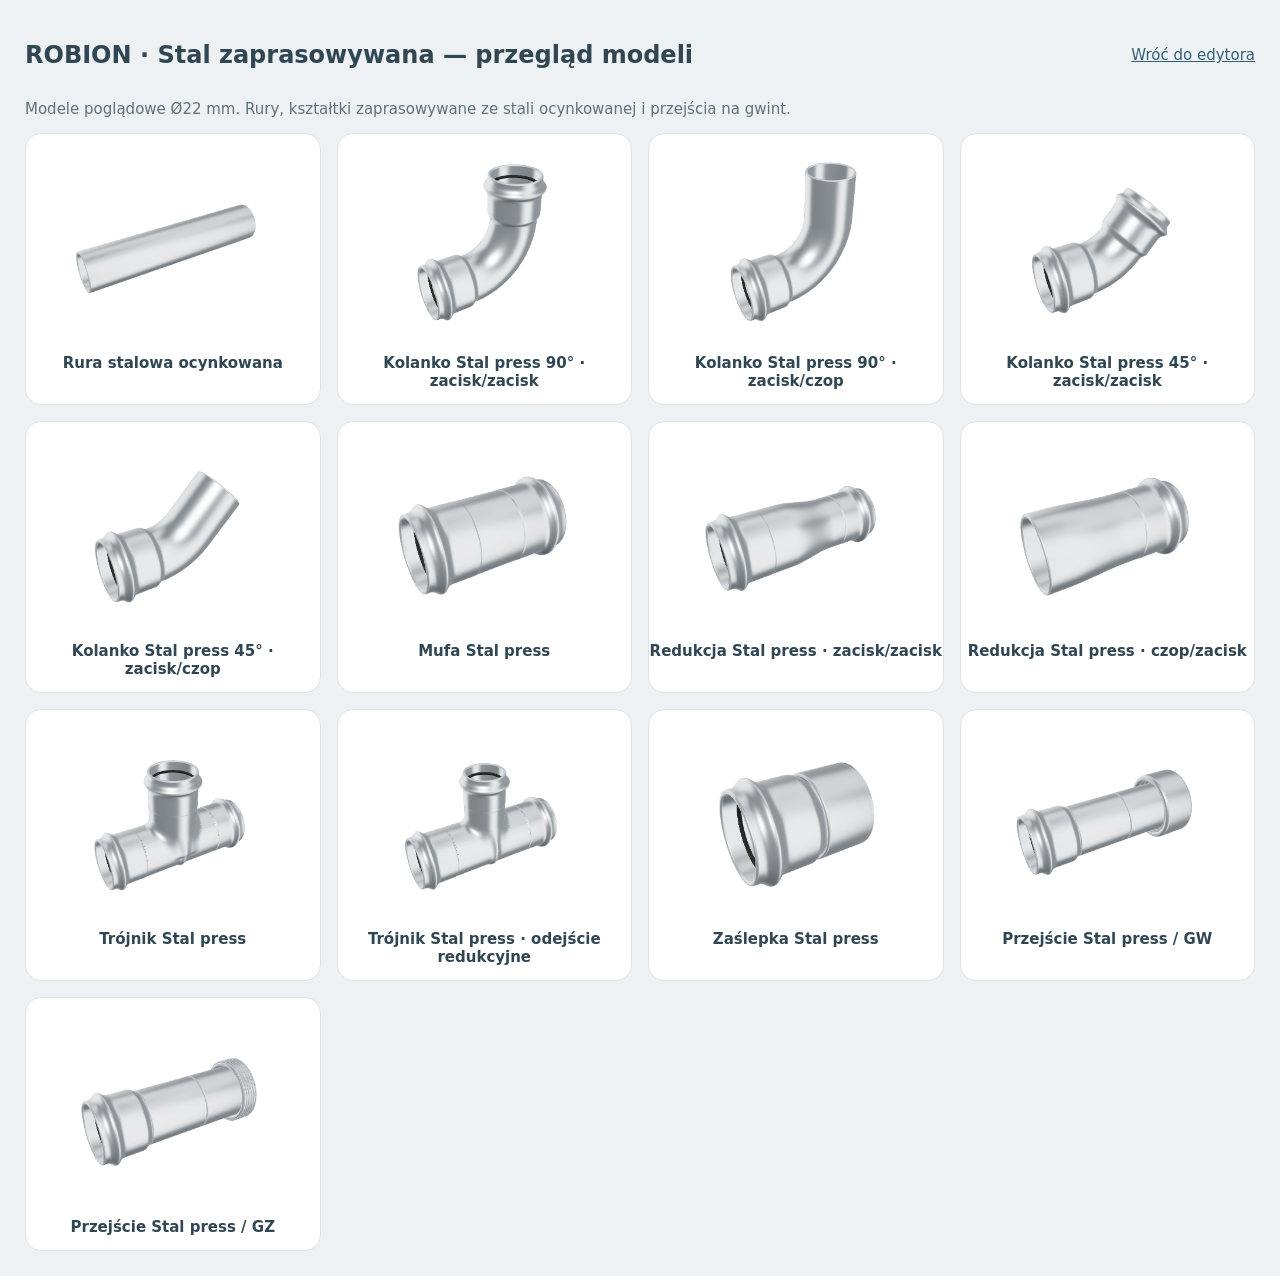
<file: hydro/steel-preview.html>
<!doctype html><html lang="pl"><meta charset="utf-8"><meta name="viewport" content="width=device-width,initial-scale=1"><title>ROBION · przegląd modeli stali press</title><style>body{font:15px system-ui;background:#edf1f3;color:#314653;margin:25px}header{display:flex;justify-content:space-between;align-items:center}h1{font-size:24px}p{color:#60717b}main{display:grid;grid-template-columns:repeat(4,minmax(0,1fr));gap:16px}article{background:white;border:1px solid #dce3e6;border-radius:16px;overflow:hidden;text-align:center}canvas{width:100%;height:220px;display:block}h2{font-size:15px;margin:0 0 14px}a{color:#326075}@media(max-width:800px){main{grid-template-columns:repeat(2,1fr)}}</style><header><h1>ROBION · Stal zaprasowywana — przegląd modeli</h1><a href="../hydro.html">Wróć do edytora</a></header><p>Modele poglądowe Ø22 mm. Rury, kształtki zaprasowywane ze stali ocynkowanej i przejścia na gwint.</p><main id="parts"></main><script type="module">
import * as T from '../vendor/three.module.js';import {element} from './model.js';import {STEEL_PARTS} from './steel.js';import {steelMesh} from './steel-view.js';
const renderer=new T.WebGLRenderer({antialias:true,alpha:true});renderer.setSize(500,360);renderer.setPixelRatio(1);renderer.toneMapping=T.ACESFilmicToneMapping;
for(const [key,part] of Object.entries(STEEL_PARTS)){const article=document.createElement('article'),canvas=document.createElement('canvas');canvas.width=500;canvas.height=360;const name=document.createElement('h2');name.textContent=part.name;article.append(canvas,name);document.getElementById('parts').append(article);const scene=new T.Scene();scene.add(new T.HemisphereLight(0xffffff,0x62707a,2.3));const light=new T.DirectionalLight(0xffffff,3);light.position.set(-120,180,160);scene.add(light);const e=element(key,[0,0,0],22,18);if(e.kind==='pipe')e.geometry.length=110;const mesh=steelMesh(e);scene.add(mesh);const box=new T.Box3().setFromObject(mesh),center=box.getCenter(new T.Vector3()),size=box.getSize(new T.Vector3()).length(),camera=new T.PerspectiveCamera(34,500/360,.1,10000);camera.position.copy(center).add(new T.Vector3(-1,1.2,1.7).normalize().multiplyScalar(size*1.8));camera.lookAt(center);renderer.render(scene,camera);canvas.getContext('2d').drawImage(renderer.domElement,0,0);mesh.traverse(o=>{o.geometry?.dispose();o.material?.dispose();});}renderer.dispose();
</script></html>
</file>
<file: fonts/fonts.css>
@font-face {
  font-family: 'Barlow';
  font-style: normal;
  font-weight: 400;
  font-display: swap;
  src: url(./barlow-0.woff2) format('truetype');
}
@font-face {
  font-family: 'Barlow';
  font-style: normal;
  font-weight: 500;
  font-display: swap;
  src: url(./barlow-1.woff2) format('truetype');
}
@font-face {
  font-family: 'Barlow';
  font-style: normal;
  font-weight: 600;
  font-display: swap;
  src: url(./barlow-2.woff2) format('truetype');
}
@font-face {
  font-family: 'Barlow';
  font-style: normal;
  font-weight: 700;
  font-display: swap;
  src: url(./barlow-3.woff2) format('truetype');
}
@font-face {
  font-family: 'Barlow Condensed';
  font-style: normal;
  font-weight: 600;
  font-display: swap;
  src: url(./barlow-4.woff2) format('truetype');
}
@font-face {
  font-family: 'Barlow Condensed';
  font-style: normal;
  font-weight: 700;
  font-display: swap;
  src: url(./barlow-5.woff2) format('truetype');
}
@font-face {
  font-family: 'Barlow Condensed';
  font-style: normal;
  font-weight: 800;
  font-display: swap;
  src: url(./barlow-6.woff2) format('truetype');
}
</file>
<file: styles.css>
:root{font-family:Barlow,-apple-system,BlinkMacSystemFont,"Segoe UI",sans-serif;font-synthesis:none;color:#344454;background:#edf1f5;--accent:#a56917;--line:#becbd84d;--muted:#657687;--glass:linear-gradient(145deg,#ffffffed,#f5f9ffd4);--shadow:inset 0 1px 0 #fff,0 8px 30px #5d76951a;--toolbar:106px}
*{box-sizing:border-box}body{margin:0;font-size:16px;overflow:hidden}button,input,select{font:inherit}button{cursor:pointer;border:1px solid var(--line);border-radius:10px;background:#ffffff80;color:#415364;padding:9px 12px;font-size:.875rem;font-weight:500;white-space:nowrap;transition:background .16s,box-shadow .16s}button:hover{background:#fff;box-shadow:0 2px 8px #788fa518}button:disabled{opacity:.35;cursor:not-allowed}button:focus-visible,input:focus-visible,select:focus-visible{outline:2px solid #be862c;outline-offset:3px}input,select{min-width:0;max-width:100%;color:inherit;color-scheme:light}input[aria-invalid=true]{border-color:#b34949;background:#fff2f2}h1,h2,h3,p{margin:0}h1,h2,h3{font-family:'Barlow Condensed',Barlow,sans-serif}h1{font-size:1.6rem;letter-spacing:.3px;margin-top:4px}h2{font-size:1.4rem;letter-spacing:.3px;margin-top:4px}button.active{background:#ffe7b4;color:#76511e;border-color:#d9b57966}.primary{background:linear-gradient(145deg,#ffecc6,#ffdaa0);color:#6b4917;border-color:#dfbb824d;font-weight:600}.primary:hover{background:#ffe2a9}.full{width:100%;display:flex;align-items:center;justify-content:space-between;padding:11px}.secondary{margin-top:14px;justify-content:center}.danger,.error{color:#aa3f43!important}.error{font-size:.875rem;line-height:1.45}.error:empty{display:none}
.app-header{height:76px;display:flex;align-items:center;gap:30px;padding:12px 24px;background:#f9fbfedd;border-bottom:1px solid #ffffff;position:relative;z-index:20;backdrop-filter:blur(24px)}.brand{display:flex;flex-direction:column;gap:3px;flex-shrink:0}.brand-wordmark{font:800 30px/1 'Barlow Condensed',sans-serif;letter-spacing:3px;color:#465565}.brand-wordmark i{color:#cc912f;font-style:normal}.brand>span{font:12px 'Barlow Condensed',sans-serif;letter-spacing:2px;color:#687b8c}.brand b{color:#a77525}.project-heading{display:flex;align-items:center;gap:15px;flex:1;min-width:0;border-left:1px solid #cbd5df;padding-left:25px}.project-heading input{background:transparent;border:0;font-size:1.1rem;font-weight:500;width:220px;padding:7px 0}.tag{font-size:12px;letter-spacing:.6px;color:#8a692e;border:1px solid #ddc49b66;background:#fff1d955;border-radius:7px;padding:5px 8px;white-space:nowrap}.header-actions{display:flex;gap:8px}
.workspace{position:relative;height:calc(100dvh - 76px - var(--robion-banner-height, 0px));min-height:480px;background:#f0f1f3;overflow:hidden}.model-panel{position:absolute;inset:0;display:flex;flex-direction:column;min-width:0;background:#f0f1f3}.model-toolbar{height:var(--toolbar);min-height:var(--toolbar);background:#f8fbffb8;border-bottom:1px solid #fff;display:flex;flex-wrap:wrap;align-items:center;align-content:center;padding:9px 18px 9px 80px;gap:8px 20px;z-index:4;backdrop-filter:blur(24px)}.view-cluster{display:flex;align-items:center;gap:10px;order:0;flex:1}.history-controls{display:flex;gap:4px}.history-controls button{font-size:24px;line-height:1;padding:5px 10px;width:40px;height:36px;border-radius:12px}.view-buttons{display:flex;gap:3px;background:#e5ebf280;border:1px solid #d6e0e988;border-radius:13px;padding:3px}.view-buttons button{border:0;background:transparent;font-size:.875rem;padding:6px 12px;min-width:38px;border-radius:10px}.view-buttons button.active{color:#6e4f22;background:#fff9ea;box-shadow:0 2px 7px #7e8a9c20}.assembly-options{order:2;flex-basis:100%;display:flex;align-items:center;gap:20px}.assembly-options label{display:flex;align-items:center;gap:8px;margin:0;font-size:.875rem;color:#657687}.assembly-options select{font-size:.875rem;padding:6px 24px 6px 9px;border-radius:9px;border:1px solid #becbd87d;background:#ffffffad;color:#415364;max-width:160px;margin:0;width:auto}.assembly-options.drawing #draw-profile{border-color:#c5923c}.magnet-toggle{padding:6px 12px}.magnet-toggle[aria-pressed=false]{color:#6f7e8e;background:#fff8}.model-options{order:1;display:flex;align-items:center;gap:14px}.model-options label{margin:0}.model-options button{padding:7px 11px}
.tool-rail{position:absolute;left:10px;top:calc(var(--toolbar) + 16px);z-index:8;display:flex;flex-direction:column;gap:5px;width:59px;padding:7px}.tool-rail,.panel,.bom-panel,dialog{background:var(--glass);border:1px solid #fff;box-shadow:var(--shadow);border-radius:20px;backdrop-filter:blur(28px) saturate(140%);scrollbar-width:thin;scrollbar-color:#becbd8 transparent}.tool-rail button{height:55px;padding:3px;border:1px solid transparent;border-radius:11px;display:flex;align-items:center;justify-content:center;flex-direction:column;gap:2px;background:transparent}.tool-rail button>span{font-family:Arial,sans-serif;font-size:25px;line-height:1.1;font-weight:400}.tool-rail button small{font:12px 'Barlow Condensed',sans-serif}.tool-rail hr{border:0;border-top:1px solid #ccd7e3;width:100%;margin:3px 0}.tool-rail button.active{background:#ffe7b477;border-color:#e8c58d5e;color:#865f23}
.panel{position:absolute;top:calc(var(--toolbar) + 16px);bottom:52px;overflow:auto;z-index:5}.left-panel{display:none;left:80px;width:246px;padding:20px}body.show-generator .left-panel{display:block}.panel-title{margin-bottom:20px;position:relative}.eyebrow{font-size:12px;font-weight:500;letter-spacing:1.8px;color:#718293}.section-label{display:flex;align-items:center;gap:8px;font-size:.875rem;font-weight:600;margin:21px 0 13px}.section-label:first-child{margin-top:0}.step{font-family:'Barlow Condensed',sans-serif;color:#9a712c;border:1px solid #d7bd944d;background:#fff3d955;border-radius:6px;padding:3px 5px;font-size:12px}label{display:block;font-size:.875rem;font-weight:500;margin-bottom:13px}label>select{display:block;width:100%;margin-top:6px;padding:9px;background:#ffffffad;border:1px solid #bdcbd97a;border-radius:9px}.unit-input{position:relative;margin-top:6px}.unit-input input{width:100%;background:#ffffffad;border:1px solid #bdcbd97a;border-radius:9px;padding:9px 40px 9px 10px;font-size:1rem;font-variant-numeric:tabular-nums}.unit-input span{position:absolute;right:11px;top:11px;color:#6c7f91;font-size:12px;pointer-events:none}.check-row{display:flex;align-items:center;gap:8px;font-weight:400;font-size:.875rem}.check-row input{width:16px;height:16px;accent-color:#bb862e;margin:0;flex-shrink:0}.hint{font-size:.875rem;line-height:1.5;color:#68798a;margin:0 0 14px}.side-note{margin-top:18px;border-top:1px solid #c9d6e35c;padding-top:18px}.side-note strong{font-size:.875rem;font-weight:500;color:#5b6d80}.side-note p{font-size:12px;line-height:1.6;color:#6f7f90;margin-top:7px}#generator-note{font-size:12px;color:#6f7f90;margin:10px 0 0}.project-mode{font-size:12px;color:#86652d;border-left:2px solid #c99a50;padding-left:10px}
#viewport{position:relative;flex:1;min-height:0;margin-left:74px;overflow:hidden;isolation:isolate}body.show-generator #viewport{margin-left:336px}body.show-elements #viewport{margin-right:328px}body.show-bom #viewport{margin-bottom:310px}#viewport canvas{position:absolute;inset:0;display:block;touch-action:none}.canvas-label{position:absolute;top:23px;left:23px;pointer-events:none;z-index:2;color:#4e6174}.canvas-label>span{font-size:12px;letter-spacing:1px;color:#7a8b9b}.canvas-label strong{display:block;font-family:'Barlow Condensed',sans-serif;font-size:1.5rem;font-weight:500;margin-top:5px;color:#4b5b6e}.canvas-help{position:absolute;bottom:18px;left:20px;right:80px;color:#728394;font-size:12px;line-height:1.6;pointer-events:none}.axis-legend{position:absolute;right:20px;top:25px;max-width:150px;text-align:right;font-size:12px;line-height:1.8;color:#778a9b;pointer-events:none}.axis-legend span{font-weight:600;margin-left:6px}.axis-x{color:#a7804e}.axis-y{color:#62907b}.axis-z{color:#668aad}.dimension-label{position:absolute;z-index:2;color:#5d6e7f;font-size:12px;font-variant-numeric:tabular-nums;transform:translate(-50%,-50%);background:#fafcfecc;border:1px solid #ccd7e2;padding:4px 7px;border-radius:7px;white-space:nowrap;pointer-events:none}.zoom-controls{position:absolute;right:16px;bottom:16px;display:flex;flex-direction:column;border-radius:14px;background:#fff9;box-shadow:var(--shadow);overflow:hidden;border:1px solid #fff}.zoom-controls button{font-size:21px;font-weight:400;border:0;border-radius:0;padding:4px 13px;background:transparent}.zoom-controls button+button{border-top:1px solid #d3dce766}.status-bar{height:35px;min-height:35px;background:#f8fbffd9;border-top:1px solid #fff;color:#738393;display:flex;align-items:center;gap:22px;padding:7px 18px;font-size:12px}.status-bar #part-count{color:#475a6d}.status-bar #material-status{color:#916e30}.status-bar #save-status{margin-left:auto}
.model-handle{position:absolute;z-index:5;width:30px;height:30px;padding:0;transform:translate(-50%,-50%);border:2px solid #d49a3c;border-radius:50%;background:#fff8e8eF;color:#8d621f;box-shadow:0 0 0 4px #ffffff90,0 3px 12px #667d9430;font-size:12px;font-weight:650;cursor:grab;touch-action:none;user-select:none}.model-handle:hover{background:#ffe2a9;box-shadow:0 0 0 5px #fff9}.handle-move{width:36px;height:36px;border-radius:12px;background:#f6fbffed;border-color:#7297b5;color:#456e8b;font-size:24px}.dragging .model-handle{cursor:grabbing}.snap-marker{position:absolute;z-index:6;transform:translate(16px,-140%);font-size:12px;color:#356f64;background:#eefffaed;border:1px solid #6fada0;border-radius:8px;padding:5px 8px;box-shadow:0 2px 12px #65827e1f;pointer-events:none;white-space:nowrap}[hidden]{display:none!important}
.right-panel{display:none;right:16px;width:300px;z-index:7;padding:20px 17px}body.show-elements .right-panel{display:block}.close-panel{position:absolute;right:0;top:0;border:0;padding:0 5px;background:transparent;color:#728292;font-size:24px;line-height:1.2}#editor-tools{display:flex;gap:5px;margin-bottom:14px}#editor-tools .add{flex:1;color:#886329;border-color:#d8bf9455}.part-list{max-height:150px;overflow:auto;scrollbar-width:thin}.part-button{display:flex;width:100%;align-items:center;text-align:left;border:0;border-radius:9px;padding:9px 7px;gap:7px;margin-bottom:3px;font-weight:400;background:transparent}.part-button>span:first-child{color:#788798;font-size:12px;width:22px;flex-shrink:0}.part-button>span:nth-child(2){font-size:.875rem;overflow:hidden;text-overflow:ellipsis;flex:1}.part-button small{font-size:12px;color:#6d7d8e}.part-button.selected{color:#805b26;background:#ffe5b85c}.empty-selection{margin-top:20px;border-top:1px solid #c9d4df5c;padding:25px 8px;text-align:center}.select-symbol{display:block;font-size:38px;color:#99aaba;font-weight:300;margin-bottom:10px}.empty-selection strong{font-weight:500}.empty-selection p{font-size:.875rem;line-height:1.6;color:#718294;margin-top:7px}.element-fields{border-top:1px solid #c6d3df70;margin-top:16px;padding-top:18px}.element-fields h3{font-size:1.25rem;letter-spacing:.3px;margin-bottom:16px}.element-fields input{display:block;width:100%;margin-top:6px;background:#ffffffab;border:1px solid #bdcbd97a;border-radius:9px;padding:8px}.coordinate-grid{display:grid;grid-template-columns:repeat(3,minmax(0,1fr));gap:6px}.coordinate-grid label{color:#718393;margin-bottom:4px}.coordinate-grid input{width:100%;min-width:0;font-size:.875rem;padding:8px 5px;color:#3f556b;font-variant-numeric:tabular-nums}.subheading{font-size:.875rem;color:#586c80;margin:13px 0 8px}.note-block{font-size:.875rem;line-height:1.6;color:#64798c;margin:15px 0}.field-actions{display:flex;gap:7px;margin-top:12px}.field-actions button{flex:1}.cut-fields{border:1px solid #c6d4e06b;border-radius:12px;margin:12px 0;padding:10px}.cut-fields legend{font-size:.875rem;color:#667b8e;padding:0 5px}.cut-row{display:grid;grid-template-columns:85px minmax(0,1fr);gap:10px}.cut-row label{margin:0 0 10px;font-size:.875rem}.cut-row input,.cut-row select{padding:7px}.cut-fields .check-row{margin:0}.cut-fields .check-row input{display:inline-block;width:16px;height:16px;margin:0;padding:0}.cut-summary{font-size:.875rem;color:#6b7988;margin:12px 0}.live-note{font-size:12px;line-height:1.5;color:#738393;margin:10px 0}
.bom-panel{display:none;position:absolute;left:80px;right:16px;bottom:48px;height:294px;overflow:auto;padding:20px 24px;z-index:9}body.show-bom .bom-panel{display:block}body.show-generator .bom-panel{left:336px}.bom-header{display:flex;align-items:center;justify-content:space-between;gap:15px;position:relative;padding-right:30px}.bom-header .eyebrow{display:none}.bom-header h2{font-size:1.3rem;margin:0}#bom-actions{display:flex;gap:7px}#bom-actions button{padding:6px 10px}.summary{display:flex;gap:28px;margin:17px 0}.summary>div{display:flex;align-items:baseline;gap:10px}.summary span{font-size:12px;color:#718596}.summary strong{font-family:'Barlow Condensed',sans-serif;font-size:1.5rem;font-weight:600;color:#465e73;font-variant-numeric:tabular-nums;white-space:nowrap}.summary strong small{font:14px Barlow,sans-serif;color:#748799}.table-scroll{overflow:auto}table{border-collapse:collapse;width:100%;text-align:right;font-variant-numeric:tabular-nums}th{padding:8px;font-weight:500;font-size:.875rem;color:#677d90;border-bottom:1px solid #c8d5e1;background:#edf3f855;white-space:nowrap}td{padding:9px 8px;font-size:.875rem;border-bottom:1px solid #d1dce666;white-space:nowrap}td:first-child,th:first-child{text-align:left}td:first-child{font-weight:500}.bom-note{font-size:12px;color:#728496;line-height:1.6;margin-top:12px}
#toast{position:fixed;left:50%;bottom:55px;transform:translate(-50%,20px);opacity:0;transition:.18s;z-index:50;pointer-events:none;background:#fffffff2;color:#42596c;border:1px solid #dbc59f;border-radius:14px;padding:13px 20px;box-shadow:0 6px 25px #6b839c25;max-width:90vw;font-size:.875rem}#toast.visible{opacity:1;transform:translate(-50%,0)}dialog{color:#42566b;padding:28px;max-width:460px;width:calc(100% - 32px)}dialog::backdrop{background:#71829950;backdrop-filter:blur(8px)}dialog h2{font-size:1.6rem;margin-bottom:16px}dialog input{width:100%;display:block;background:#ffffffaa;border:1px solid #c7d5e1;padding:10px;border-radius:9px;margin-top:6px}.webgl-error{position:absolute;top:40%;left:20px;right:20px;background:#fff;padding:24px;color:#805052;line-height:1.8;border:1px solid #ccc}
@media(max-width:1200px){.tag{display:none}.axis-legend{display:none}.status-bar #save-status{display:none}.summary{gap:16px;flex-wrap:wrap}.summary>div{gap:7px}.assembly-options{gap:14px}.assembly-options select{max-width:140px}}
@media(max-width:1000px){.left-panel{width:230px;padding:18px}body.show-generator #viewport{margin-left:320px}body.show-generator .bom-panel{left:320px}body.show-elements #viewport{margin-right:0}.right-panel{width:300px}.assembly-options{gap:10px}.assembly-options label:first-child{display:none}.assembly-options.drawing label:first-child{display:flex}.assembly-options.drawing label:last-child{display:none}.bom-header{flex-wrap:wrap}.canvas-help{right:50px;left:12px}.status-bar{gap:16px}}
@media(max-width:760px){:root{--toolbar:150px}.app-header{height:103px;padding:10px 14px;gap:8px;flex-wrap:wrap}.brand-wordmark{font-size:28px}.brand>span{letter-spacing:1px}.project-heading{order:3;flex-basis:100%;border:0;padding:0}.project-heading input{font-size:.875rem;padding:0;width:100%}.header-actions{margin-left:auto;gap:5px}.header-actions button{padding:8px 9px}.workspace{height:calc(100dvh - 103px - var(--robion-banner-height, 0px));min-height:440px}.model-toolbar{padding:8px 10px 8px 10px;gap:6px 10px}.view-cluster{gap:6px;flex:0 0 100%;min-width:0}.history-controls{gap:3px}.history-controls button{width:33px;padding:4px 7px}.view-buttons{flex:1}.view-buttons button{flex:0 0 auto;font-size:.875rem;padding:5px 7px}.model-options{order:2;margin-left:auto;gap:10px}.model-options button{padding:5px 8px}.assembly-options{order:1;flex-basis:100%;gap:8px;flex-wrap:wrap}.assembly-options label{font-size:.875rem;gap:4px}.assembly-options select{padding:5px 6px;max-width:90px}.assembly-options label:first-child{display:none}.assembly-options label:last-child{margin-left:auto}.precision-label{display:none}.precision-control::before{content:"Dokł."}.assembly-options label:last-child select{max-width:89px}.assembly-options .magnet-toggle{padding:6px 8px}.assembly-options.drawing label:first-child{display:flex}.assembly-options.drawing label:last-child{display:none}.assembly-options.drawing #draw-profile{max-width:124px}.tool-rail{top:calc(var(--toolbar) + 12px);left:8px;width:53px;padding:5px}.tool-rail button{height:51px}.left-panel{left:68px;width:min(272px,calc(100% - 80px));bottom:48px;padding:16px}#viewport,body.show-generator #viewport{margin-left:66px;margin-right:0}.canvas-label{top:14px;left:12px}.canvas-label>span{display:none}.canvas-label strong{font-size:1.25rem}.canvas-help{bottom:12px;line-height:1.5}.right-panel{right:9px;width:min(300px,calc(100% - 77px));bottom:48px;padding:16px}.status-bar{padding:8px 10px;gap:12px}.status-bar>span:nth-child(2),#cursor-status{display:none}.bom-panel,body.show-generator .bom-panel{left:9px;right:9px;height:340px;bottom:45px;padding:18px 16px}.bom-header{gap:12px;padding-right:18px}.bom-header h2{font-size:1.2rem}.summary{gap:8px 18px}.summary>div{display:block}.summary span{display:block}body.show-bom #viewport{margin-bottom:0}.zoom-controls{bottom:16px;right:10px}.panel-title{margin-bottom:15px}.section-label{margin-top:15px}.side-note{margin-top:15px}}
@media(max-height:650px){.panel{bottom:44px}.tool-rail{gap:2px}.tool-rail button{height:44px}.canvas-label{display:none}}
@media(prefers-reduced-motion:reduce){*{transition:none!important}}
@media print{body{background:#fff;color:#111;overflow:visible}.app-header{height:auto;background:#fff;border:0;padding:0 0 20px}.project-heading{border:0}.app-header .header-actions,.tag,.tool-rail,.left-panel,.right-panel,.model-panel,#bom-actions,.close-panel,#toast{display:none!important}.workspace{display:block;height:auto;overflow:visible;min-height:0;background:#fff}.bom-panel,body.show-generator .bom-panel{display:block!important;position:static;height:auto;overflow:visible;background:#fff;color:#111;border:0;box-shadow:none;padding:0}.table-scroll{overflow:visible}.summary span,.summary strong,.summary strong small,th,td,.bom-note{color:#222}th,td{border-bottom:1px solid #ccc;font-size:11px;padding:7px 4px}.bom-note{margin-top:20px}tr,.summary{break-inside:avoid}}

/* Shared ROBION identity and module navigation. */
.brand-original{display:flex;align-items:center;width:170px;height:39px;overflow:hidden;isolation:isolate}.brand-original img{display:block;width:100%;height:auto;mix-blend-mode:multiply}.brand-original:focus-visible{outline:2px solid #be862c;outline-offset:3px;border-radius:4px}.brand>span{padding-left:2px;letter-spacing:2.7px}.module-menu{position:relative;flex-shrink:0;font-size:.875rem}.module-menu summary{list-style:none;cursor:pointer;padding:9px 12px;border:1px solid var(--line);border-radius:10px;background:#ffffff80;color:#4b6073;display:flex;gap:12px;align-items:center}.module-menu summary::-webkit-details-marker{display:none}.module-menu summary:focus-visible{outline:2px solid #be862c;outline-offset:3px}.module-menu nav{position:absolute;top:calc(100% + 8px);right:0;width:208px;padding:7px;background:var(--glass);border:1px solid #fff;border-radius:15px;box-shadow:0 10px 35px #546c8930;backdrop-filter:blur(26px);display:flex;flex-direction:column;gap:4px}.module-menu nav a,.module-menu nav span{display:block;padding:11px;border-radius:9px;text-decoration:none;color:#415c72}.module-menu nav a:hover{background:#edf3f8}.module-menu nav [aria-current]{background:#fff0d6;color:#866025}#template{font-weight:600;color:#765722;border-color:#dac59f;background:#fff8ec}#template-description{font-size:13px}.project-heading{gap:12px;padding-left:20px}.app-header{gap:20px}
@media(max-width:1200px){.project-heading input{width:190px}.app-header{gap:15px;padding:12px 18px}}
@media(max-width:760px){.brand-original{width:145px;height:34px}.brand>span{font-size:12px;letter-spacing:2px}.app-header{height:119px;padding:9px 12px;gap:8px;align-content:center}.workspace{height:calc(100dvh - 119px - var(--robion-banner-height, 0px))}.header-actions{order:1}.header-actions button{font-size:13px;padding:8px}.project-heading{order:2;flex:1 1 160px;padding:0}.project-heading input{width:100%}.module-menu{order:3}.module-menu summary{padding:7px 9px;font-size:13px}.module-menu nav{right:0}.tag{display:none}}
@media print{.module-menu{display:none}}

/* The room planner shares ROBION identity and remains a separate project type. */
.design-modes{display:flex;gap:3px;background:#e8eef1a0;padding:4px;border:1px solid #dae3e7;border-radius:10px;flex-shrink:0}.design-modes a{padding:7px 10px;border-radius:6px;color:#627986;text-decoration:none;font-size:12px;white-space:nowrap}.design-modes a[aria-current]{background:#fff;color:#826334;box-shadow:0 1px 6px #52667513}@media(max-width:1400px){.app-header{gap:12px}.project-heading{padding-left:10px}.project-heading input{width:150px}.project-heading .tag{display:none}.design-modes a{font-size:11px;padding:7px}}@media(max-width:1000px){.app-header .project-heading{display:none}}@media(max-width:760px){.design-modes{order:2}.app-header{height:auto;min-height:119px}.module-menu{margin-left:auto}.workspace{height:calc(100dvh - 119px - var(--robion-banner-height, 0px))}}@media print{.design-modes{display:none}}

/* Small visual targets with a larger transparent pointer area. */
.handle-lines{position:absolute;inset:0;width:100%;height:100%;pointer-events:none;z-index:4;overflow:hidden}.handle-lines line{stroke-width:1.3}.axis-x{stroke:#bf5555}.axis-y{stroke:#368669}.axis-z{stroke:#447daf}
.model-handle,.model-handle:hover{width:28px;height:28px;border:0;background:transparent;box-shadow:none;border-radius:0;font-size:10px;color:#536171;text-shadow:0 1px 2px white;overflow:visible}
.model-handle::before{content:'';position:absolute;left:10px;top:10px;width:8px;height:8px;box-sizing:border-box;border:1.5px solid currentColor;background:#ffffffd9;border-radius:50%}
.handle-a,.handle-b{padding:0 0 26px 22px}.handle-move::before{border-radius:0;width:7px;height:7px;transform:rotate(45deg)}
.handle-x,.handle-y,.handle-z{font-size:11px;font-weight:700;padding-bottom:24px}.handle-x{color:#bf5555}.handle-y{color:#368669}.handle-z{color:#447daf}.handle-x::before,.handle-y::before,.handle-z::before{background:currentColor;width:6px;height:6px;left:11px;top:11px;border:0;border-radius:1px}
.model-handle:hover::before,.model-handle:focus-visible::before{outline:3px solid #ffffffb0}.model-handle:focus-visible{outline:1px dashed currentColor}

.handle-x::before,.handle-y::before,.handle-z::before{width:7px;height:10px;left:10.5px;top:9px;clip-path:polygon(50% 0,100% 100%,0 100%);transform:rotate(var(--axis-angle,0deg))}
</file>
<file: shared/banner.css>
#robion-banner{--banner-color:#236092;--banner-dot:#60a5fa;display:flex;align-items:flex-start;gap:12px;padding:12px 20px;background:#e5effa;border-bottom:1px solid #bcd3ef;color:var(--banner-color);font:13px/1.5 Barlow,-apple-system,BlinkMacSystemFont,"Segoe UI",sans-serif;max-height:25dvh;overflow:auto}
#robion-banner[hidden]{display:none}
#robion-banner[data-type=success]{--banner-color:#17664e;--banner-dot:#34d399;background:#e3f6ef;border-color:#b4e4d2}
#robion-banner[data-type=warn]{--banner-color:#8b4b14;--banner-dot:#fb923c;background:#fff0df;border-color:#f2cfaa}
#robion-banner[data-type=danger]{--banner-color:#9c3030;--banner-dot:#ff5252;background:#ffe9e9;border-color:#f0bcbc}
#robion-banner .robion-banner-dot{width:7px;height:7px;border-radius:50%;flex-shrink:0;margin-top:7px;background:var(--banner-dot);box-shadow:0 0 8px var(--banner-dot)}
#robion-banner .robion-banner-text{flex:1;min-width:0;white-space:pre-wrap;overflow-wrap:anywhere}
#robion-banner a{color:inherit;text-decoration:underline;font-weight:600}
#robion-banner img{display:block;max-width:100%;max-height:100px;border-radius:8px;margin-top:8px}
#robion-banner button{border:0;background:transparent;color:inherit;padding:0 6px;min-width:28px;min-height:28px;font:20px/1 sans-serif;flex-shrink:0;cursor:pointer}
@media print{#robion-banner{display:none}}
</file>
<file: rooms/style.css>
:root{font-family:Barlow,-apple-system,BlinkMacSystemFont,"Segoe UI",sans-serif;color:#324958;background:#edf1f3;font-synthesis:none;--ink:#324958;--muted:#73838c;--line:#dce4e8;--orange:#bc7c25;--accent:#f2c57a;--glass:rgba(255,255,255,.82)}*{box-sizing:border-box}body{margin:0}button,input,select{font:inherit}button,a,input,select{touch-action:manipulation}button{cursor:pointer;border:1px solid var(--line);border-radius:9px;background:#fff9;color:var(--ink);padding:9px 12px;transition:background .15s,box-shadow .15s}button:hover{background:#fff;box-shadow:0 2px 8px #55708014}button:disabled{opacity:.35;cursor:default;box-shadow:none}button.active,[aria-pressed=true]{background:#fff2db;border-color:#ead0a3;color:#8d5d1b}button:focus-visible,a:focus-visible,select:focus-visible,input:focus-visible{outline:2px solid #bf822e;outline-offset:2px}.primary{background:#eeba67;border-color:#eeba67;color:#513814;font-weight:600}.primary:hover{background:#f1c982}input,select{color:var(--ink);background:#ffffffb3;border:1px solid #d5dfe4;border-radius:8px;padding:8px 9px;min-width:0}input[type=number]{width:100%;font-variant-numeric:tabular-nums}input[type=checkbox]{accent-color:#b98133;width:14px;height:14px;margin:0}input[aria-invalid=true]{border-color:#ca6055;background:#fff0eb}.glass{background:var(--glass);backdrop-filter:blur(22px);border:1px solid #fff;box-shadow:0 5px 24px #45667d0c}.app-header{height:78px;display:flex;align-items:center;padding:0 24px;gap:22px;border-bottom:1px solid #ffffff;background:linear-gradient(110deg,#fff9,#f8fcffce);position:relative;z-index:5}.brand{width:136px;display:flex;align-items:center}.brand img{width:100%;mix-blend-mode:multiply}.mode-switch{display:flex;border:1px solid #dbe3e7;background:#e8eef17a;border-radius:11px;padding:4px;gap:3px;flex-shrink:0}.mode-switch a{padding:8px 12px;text-decoration:none;font-size:13px;color:#647986;border-radius:7px}.mode-switch a[aria-current]{background:#fff;color:#415563;box-shadow:0 2px 7px #41556315;font-weight:600}.project-title{display:flex;flex-direction:column;min-width:100px;flex:1}.project-title input{background:none;border:0;padding:3px 0;font-weight:600;width:100%;font-size:16px}.project-title span{font-size:11px;color:var(--muted)}.file-actions{display:flex;gap:8px;white-space:nowrap}.workspace{height:calc(100dvh - 78px - var(--robion-banner-height, 0px));min-height:490px;padding:12px;display:grid;grid-template-columns:238px minmax(300px,1fr) 280px;gap:12px}.library,.inspector{border-radius:17px;overflow:auto;scrollbar-width:thin}.library{padding:21px 17px;display:flex;flex-direction:column}.panel-heading{display:flex;justify-content:space-between;align-items:center;gap:5px}.eyebrow{color:#8a9ba5;font-size:10px;letter-spacing:1.45px;font-weight:600}h1,h2{font-size:23px;font-weight:600;letter-spacing:-.5px;margin:6px 0 0}h2{font-size:20px}.intro{font-size:13px;line-height:1.6;color:#7c8b95;margin:13px 0 18px}.section-label{font-size:10px;font-weight:600;letter-spacing:1.1px;color:#88969f;margin:13px 0 11px}.tool-grid{display:grid;grid-template-columns:1fr 1fr;gap:7px}.tool-grid button{font-size:12px;text-align:left;padding:10px 9px;display:flex;align-items:center;gap:8px}.tool-grid button span{font-size:20px;color:#82959e}.label-tool{font-size:12px;margin:7px 0 12px;text-align:left}.search{display:flex;align-items:center;border:1px solid var(--line);border-radius:9px;padding:0 8px;background:white}.search span{font-size:22px;color:#8da0aa}.search input{width:100%;border:0;font-size:12px;background:none;outline:none}.category-tabs{display:flex;gap:3px;flex-wrap:wrap;margin:12px 0}.category-tabs button{padding:5px 7px;font-size:11px;border:0;background:transparent}.category-tabs button.active{background:#fff0d5}.catalog{display:grid;grid-template-columns:1fr 1fr;gap:7px}.catalog button{padding:10px 7px;background:#f5f8f9b3;display:flex;flex-direction:column;align-items:center;gap:5px;border-color:#e5ecef;min-height:82px}.catalog button.active{background:#fff0d5;border-color:#d8bb88}.catalog svg{width:45px;height:31px;overflow:visible}.catalog strong{font-size:11px;font-weight:500}.catalog small{font-size:9px;color:#879aa5}.library-bottom{margin-top:auto;padding-top:20px;display:grid;gap:6px}.library-bottom button{font-size:12px}.library-bottom p{font-size:10px;text-align:center;color:#95a2a9;margin:5px}.canvas-panel{min-width:0;display:flex;flex-direction:column;position:relative;overflow:hidden;border-radius:16px}.toolbar{min-height:51px;display:flex;align-items:center;gap:10px;padding:7px 9px;border-radius:13px;flex-wrap:wrap;z-index:3}.toolbar button{font-size:12px;padding:8px 9px;white-space:nowrap}.button-group,.view-tabs{display:flex;gap:2px;border:1px solid var(--line);border-radius:9px;padding:2px;background:#edf2f4}.button-group button,.view-tabs button{border:0;box-shadow:none;background:none;border-radius:6px}.view-tabs button.active{background:#fff;box-shadow:0 1px 4px #38576817;color:#334f60}.history button{font-size:19px;padding:1px 9px}.toolbar-end{margin-left:auto;display:flex;gap:4px}.canvas-settings{display:flex;align-items:center;flex-wrap:wrap;gap:11px;padding:10px 6px;font-size:11px;color:#70818d;min-height:49px}.canvas-settings label{display:flex;gap:5px;align-items:center}.canvas-settings select{padding:4px;border:none;background:#fff9;font-size:11px}.canvas-settings button{padding:5px 8px;font-size:11px}#stage{position:relative;flex:1;min-height:200px;border:1px solid #dce5e8;border-radius:14px;overflow:hidden;background:radial-gradient(ellipse at 40% 30%,#fff,#f0f4f5)}#plan,#three{position:absolute;inset:0;width:100%;height:100%}#plan{touch-action:none;user-select:none}#three canvas{display:block;width:100%;height:100%;touch-action:none}#plan [data-id]{cursor:grab}#plan [data-id]:active{cursor:grabbing}.canvas-badge{position:absolute;top:16px;left:17px;display:flex;align-items:center;gap:7px;pointer-events:none;font-size:9px;font-weight:600;letter-spacing:1.1px;color:#7d919c}.status-dot{width:6px;height:6px;border-radius:50%;background:#b3c9bf}.canvas-legend{position:absolute;left:16px;bottom:49px;font-size:9px;color:#8a9aa4;display:flex;gap:13px;pointer-events:none}.canvas-legend i{display:inline-block;width:7px;height:7px;margin-right:3px;border-radius:2px}.zone-dot{background:#d4e9dd;border:1px solid #9dbfae}.error-dot{background:#f4c2b8;border:1px solid #cf8b7d}.zoom{position:absolute;right:14px;bottom:49px;display:flex;align-items:center;gap:5px;background:#fffc;box-shadow:0 3px 16px #47647c12;border:1px solid #fff;border-radius:10px;padding:3px}.zoom button{border:0;background:none;font-size:18px;padding:3px 8px}.zoom span{font-size:10px;min-width:35px;text-align:center}.draw-hint{position:absolute;bottom:11px;left:10px;right:10px;text-align:center;font-size:11px;padding:8px;background:#ffffffbd;border:1px solid #ffffffc7;border-radius:8px;pointer-events:none;color:#6e838e;backdrop-filter:blur(8px)}.statusbar{display:flex;align-items:center;gap:12px;padding:10px 4px 0;font-size:10px;color:#83939f;min-height:32px}.statusbar>span:first-child{font-weight:600;color:#597080}.statusbar button{border:0;background:none;padding:0;font-size:10px;color:#687e8a}.statusbar button:first-of-type{margin-left:auto}.inspector{padding:13px 15px}.inspector-tabs{display:flex;gap:5px;border-bottom:1px solid #e4eaed;padding-bottom:12px;margin-bottom:18px}.inspector-tabs>button{font-size:12px;border:0;padding:8px}.inspector-tabs>button.active{background:#fff0d6;color:#8f672e}.inspector-tabs span{margin-left:3px;border-radius:5px;background:#f4e4c8;padding:1px 4px}.field-grid{display:grid;grid-template-columns:1fr 1fr;gap:10px;margin:14px 0}.field-grid .wide{grid-column:1/-1}.field-grid label{font-size:11px;color:#7a8c96;display:flex;flex-direction:column;gap:5px}.field-grid input,.field-grid select{font-size:13px;width:100%}.field-grid input[type=color]{padding:3px;height:34px}.field-grid fieldset{grid-column:1/-1;border:1px solid var(--line);border-radius:10px;display:grid;grid-template-columns:1fr 1fr;gap:8px;padding:10px}.field-grid legend{font-size:11px;color:#8a9ca7}.hint{font-size:12px;color:#8b99a1;line-height:1.6}.editor-summary{padding:12px;background:#f0f5f5;border-radius:11px;font-size:12px;line-height:1.6;color:#657f8a;margin:15px 0}.editor-summary strong{font-size:19px;color:#45605c;display:block;font-weight:500}.editor-summary.warn{background:#fff1dc}.editor-summary.warn strong{color:#986928}.editor-actions{display:flex;gap:6px;flex-wrap:wrap}.editor-actions button{font-size:11px;flex:1;white-space:nowrap}.editor-actions button.danger{color:#b26359}.selected-kind{font-size:11px;color:#8ea1ab;margin:7px 0 17px}.error-text{font-size:11px;color:#bd6159;min-height:14px;line-height:1.4}.issue{display:block;width:100%;text-align:left;line-height:1.5;margin-bottom:9px;padding:12px;border-radius:10px;font-size:12px}.issue.error{background:#fff0ec;border:1px solid #f0cec6;color:#a3594d}.issue.warning{background:#fff8e9;border:1px solid #f0e1bf;color:#a07a3e}.issue small{display:block;text-transform:uppercase;letter-spacing:.8px;font-size:9px;font-weight:600;margin-bottom:5px}.check-note{font-size:10px;color:#8d9ba3;line-height:1.6;margin:20px 0}.checks-ok{padding:17px 12px;background:#ebf5ef;color:#557a65;border-radius:11px;font-size:13px}.object-tree{margin-top:20px;border-top:1px solid var(--line);padding-top:16px}.object-tree summary{cursor:pointer;font-size:12px;color:#6e858f}.object-tree summary span{float:right;color:#99a7ae}.object-tree button{display:block;width:100%;text-align:left;font-size:11px;margin-top:5px;border:0;padding:8px}.object-tree button small{float:right;color:#92a0a8}.help-list{padding-left:16px;color:#8799a3;font-size:12px;line-height:1.8}.mobile-control,.mobile-close{display:none!important}#toast{position:fixed;bottom:24px;left:50%;transform:translate(-50%,15px);background:#fffefa;color:#78592c;box-shadow:0 6px 30px #32495826;border:1px solid #ecdbb8;padding:13px 20px;border-radius:12px;font-size:13px;z-index:20;max-width:90%;pointer-events:none;opacity:0;transition:.15s}#toast.visible{opacity:1;transform:translate(-50%,0)}#toast.error{background:#fff1ed;border-color:#e6b8ae;color:#b15a4a}dialog{border:1px solid white;background:#f8fafc;border-radius:18px;box-shadow:0 15px 100px #26455730;max-width:420px;color:var(--ink);padding:25px}dialog::backdrop{background:#48647938;backdrop-filter:blur(4px)}dialog p{font-size:14px;line-height:1.6;color:#738693}dialog>div{display:flex;justify-content:flex-end;gap:9px}svg text{font-family:Barlow,sans-serif}#three-error{padding:65px 30px;color:#8c7564;line-height:1.7} [hidden]{display:none!important}
@media(min-width:1550px){.workspace{grid-template-columns:260px minmax(300px,1fr) 310px;padding:16px;gap:16px}.library{padding:24px 20px}.inspector{padding:16px 20px}}
@media(max-width:1190px){.app-header{gap:12px;padding:0 15px}.brand{width:110px}.mode-switch a{font-size:11px;padding:7px 8px}.workspace{grid-template-columns:200px minmax(240px,1fr) 240px;gap:8px;padding:8px}.library{padding:16px 12px}.inspector{padding:12px}.canvas-settings{gap:6px}.statusbar>span:nth-child(3){display:none}.toolbar{gap:5px}.toolbar button{font-size:11px;padding:7px}.file-actions button{font-size:12px}}
@media(max-width:980px){.workspace{grid-template-columns:190px minmax(250px,1fr)}.inspector{display:none;position:absolute;right:10px;top:145px;bottom:15px;width:280px;z-index:10;background:#f9fcfdf2;box-shadow:0 10px 40px #34567033}.inspector.open{display:block}.mobile-control#show-inspector,.inspector .mobile-close{display:block!important}.inspector .mobile-close{margin-left:auto}.project-title input{font-size:13px}.canvas-settings{padding:8px 2px}.brand{width:105px}.statusbar{gap:9px}}
@media(max-width:700px){.app-header{height:123px;flex-wrap:wrap;padding:10px 13px;gap:9px}.brand{width:111px}.mode-switch{margin-left:auto}.project-title{order:3;flex:1;min-width:120px}.file-actions{order:4}.file-actions button{padding:8px}.workspace{height:calc(100dvh - 123px - var(--robion-banner-height, 0px));min-height:400px;display:flex;padding:6px}.canvas-panel{width:100%}.library{display:none;position:absolute;top:132px;bottom:12px;left:8px;width:245px;z-index:11;box-shadow:0 10px 40px #34567033;background:#f9fcfdf2}.library.open{display:flex}.mobile-control,.mobile-close{display:block!important}.toolbar{gap:4px;padding:5px;min-height:48px}.toolbar button{font-size:11px;padding:6px}.toolbar .history button{font-size:18px;padding:1px 7px}.toolbar #select-tool{display:none}.toolbar-end{margin-left:0}.toolbar #fit{font-size:0}.toolbar #fit::after{content:'⛶';font-size:17px}.canvas-settings{font-size:10px;gap:7px;min-height:65px}.canvas-settings label select{font-size:10px}.canvas-badge{font-size:8px;left:11px;top:10px}.canvas-legend{gap:7px;font-size:8px;bottom:53px}.zoom{bottom:76px;right:8px}.draw-hint{font-size:10px}.statusbar{font-size:9px;gap:6px;flex-wrap:wrap;padding:6px 4px}.statusbar #cursor{display:none}.inspector{top:132px;bottom:12px}.statusbar button{font-size:10px}.file-actions{gap:5px}}
@media print{body{background:#fff}.app-header{height:55px;padding:0}.mode-switch,.file-actions,.library,.inspector,.toolbar,.canvas-settings,.statusbar,.canvas-badge,.canvas-legend,.draw-hint,.zoom,#toast{display:none!important}.workspace{display:block;height:85vh;padding:0}.canvas-panel,#stage{height:100%;border:0;background:#fff}.project-title span{display:none}}

.wall-layers .layer-row{grid-column:1/-1;display:grid;grid-template-columns:minmax(0,1fr) 80px 26px;gap:5px;align-items:end}.layer-row button{padding:8px 0}.wall-layers p{margin:0}input[readonly]{background:#e9eef0;color:#70838b}#material-report{margin:20px 0;border-top:1px solid #dce4e8;padding-top:14px;font-size:12px}#material-report summary{cursor:pointer}.material-total span{display:block;margin-top:4px;color:#73838c}

.layer-section{height:35px;display:flex;margin:12px 0;border:1px solid #9eafb5}.layer-section span{min-width:2px;border-right:1px solid #ffffff99}

.wall-layers .layer-row{grid-template-columns:minmax(0,1fr) 30px;padding:9px 0;border-bottom:1px solid #dce4e8}.layer-row>label:first-child{grid-column:1/-1}

.material-key{border-top:1px solid #dce4e8;padding-top:14px;font-size:12px;margin:18px 0}.material-key summary{cursor:pointer}.material-key>span{display:flex;align-items:center;gap:10px;margin:8px 0}.material-key p{font-size:11px;color:#73838c}.material-key svg{flex-shrink:0}
</file>
<file: hydro/style.css>
#labels{position:absolute;inset:0;pointer-events:none;overflow:hidden}.dimension{position:absolute;transform:translate(-50%,-50%);font-size:11px;background:#ffffffe8;border:1px solid #ddc296;border-radius:6px;padding:5px 8px;white-space:nowrap;color:#795626}.canvas-settings input[type=range]{width:65px;padding:0}.canvas-settings #level{width:76px;padding:4px;font-size:11px}#elements{display:grid;gap:5px;max-height:45vh;overflow:auto}#elements button{text-align:left;font-size:12px;overflow-wrap:anywhere}.coordinates{grid-column:1/-1;display:grid;grid-template-columns:repeat(3,minmax(0,1fr));gap:6px}.workspace.hide-library{grid-template-columns:minmax(300px,1fr) 280px}.workspace.hide-inspector{grid-template-columns:238px minmax(300px,1fr)}.workspace.hide-library.hide-inspector{grid-template-columns:minmax(300px,1fr)}.hide-library .library,.hide-inspector .inspector{display:none!important}.endpoints{font-size:12px;line-height:1.8;overflow-wrap:anywhere}.panel-heading>button{padding:3px 8px}.app-header .brand{flex-shrink:0}#properties{margin-top:18px}.selected-kind{margin:8px 0}.field-grid{gap:9px}.error-text:empty{display:none}@media(max-width:980px){.workspace,.workspace.hide-library,.workspace.hide-inspector{grid-template-columns:190px minmax(0,1fr)}.workspace.hide-library{grid-template-columns:minmax(0,1fr)}}@media(max-width:700px){.workspace,.workspace.hide-library,.workspace.hide-inspector{display:flex}.app-header{height:auto;min-height:123px}.mode-switch a{padding:7px}.draw-hint{font-size:10px}.canvas-settings{gap:6px}.canvas-settings label{font-size:10px}.toolbar{gap:3px}.toolbar button{padding:6px}.brand{max-width:100px}}

.port-label{position:absolute;transform:translate(-50%,-50%);pointer-events:auto;border:1px solid #339f90;background:#e5fff7;color:#17675d;font-size:12px;padding:5px 8px;white-space:nowrap;z-index:2}.port-label:disabled{opacity:.85;background:#eaf1f3;color:#627986}.connection-panel{border:1px solid #c3ded9;border-radius:10px;padding:12px;background:#f0faf7;margin-bottom:14px}.connection-panel>button{font-size:12px;margin-top:8px}.connection-panel .editor-actions{margin-top:8px}

.callout-leader{position:absolute;inset:0;width:100%;height:100%;overflow:visible;pointer-events:none;color:#527c8d}.callout-leader line{stroke:currentColor;stroke-width:1.25}.callout-leader circle{fill:#fff;stroke:currentColor;stroke-width:1.25}.dimension,.port-label{z-index:2;box-shadow:0 2px 8px #25455218;border-radius:10px}.dimension{background:#fffdf8}.port-label:disabled{opacity:1}

.ppr-library{display:grid;gap:8px}.ppr-library label{font-size:12px}.ppr-library .tool-grid{grid-template-columns:1fr 1fr;gap:6px}.ppr-library .tool-grid button{font-size:11px;padding:9px 5px;min-height:48px}.library{overflow-y:auto}.library-bottom{position:static}details summary{font-size:11px;cursor:pointer;margin:12px 0}

#ppr-parts button{display:flex;flex-direction:column;align-items:center;justify-content:start;gap:2px}#ppr-parts img{width:100%;height:54px;object-fit:contain}#ppr-parts span{font-size:11px!important}.ppr-library strong{font-size:12px}
.library>.ppr-library,.library>#elements,.library>details,.library>.section-label,.library>.hint{flex-shrink:0}

/* Hydro uses the available viewport, rather than a fixed header estimate. */
html,body{height:100%;overflow:hidden}body{height:100dvh;display:flex;flex-direction:column}.app-header,#robion-banner{flex-shrink:0}.workspace{flex:1;min-height:0;height:auto;position:relative}.canvas-panel{min-height:0}#stage{min-height:0}.toolbar{flex-shrink:0}.mobile-label{display:none}
dialog{color:var(--ink);background:#f8fbfd;border:1px solid #dbe4ea;border-radius:18px;padding:18px;width:min(440px,calc(100vw - 24px));max-height:calc(100dvh - 32px);overflow:auto;box-shadow:0 12px 60px #20374740}dialog::backdrop{background:#243e5066}dialog .panel-heading{margin-bottom:12px}dialog button{min-height:44px}dialog .canvas-settings{display:grid;grid-template-columns:1fr;gap:14px;padding:10px 0}dialog .canvas-settings label{display:flex;justify-content:space-between;align-items:center;gap:12px;font-size:14px}dialog .canvas-settings select,dialog .canvas-settings #level{width:160px;font-size:16px;padding:9px}dialog .canvas-settings input[type=range]{width:160px}dialog .hint{line-height:1.5}.view-options{display:grid;grid-template-columns:1fr 1fr;gap:8px}
@media(max-width:700px){
 .app-header{height:auto;min-height:0;padding:6px 10px;gap:4px 8px}.brand{width:82px}.mode-switch{padding:2px}.mode-switch a{padding:6px;font-size:11px}.project-title{min-width:80px}.project-title input{font-size:16px}.project-title span{display:none}.file-actions button{min-height:40px;padding:6px 8px;font-size:12px}
 .workspace,.workspace.hide-library,.workspace.hide-inspector,.workspace.hide-library.hide-inspector{height:auto;min-height:0;padding:0;gap:0;flex:1}.canvas-panel{border-radius:0;min-height:0}.toolbar{flex-wrap:nowrap;gap:4px;padding:4px 6px;border-radius:0;min-height:52px}.toolbar button{min-height:44px;min-width:40px;padding:6px;font-size:12px}.toolbar .history{display:flex;flex-shrink:0}.toolbar [data-dialog="scene-settings"]{margin-left:auto;font-size:22px}.toolbar [data-panel="inspector"]{font-size:22px}.desktop-label{display:none}.mobile-label{display:inline}
 #stage{border:0;border-radius:0;flex:1;min-height:0}.canvas-badge{font-size:8px;top:9px;left:10px}.draw-hint{display:none}.statusbar{position:absolute;bottom:env(safe-area-inset-bottom,0px);left:10px;min-height:0;padding:4px 6px;pointer-events:none;background:#f8fcfccc;border-radius:6px;font-size:9px}.statusbar #cursor{display:none}
 .library,.inspector{position:absolute;top:0;bottom:0;max-height:100%;width:min(340px,calc(100% - 16px));z-index:20;border-radius:12px;background:#f8fbfd}.library{left:0}.inspector{right:0}.panel-heading>button{min-height:44px;min-width:44px}.library input,.library select,.inspector input,.inspector select{font-size:16px}
}
@media(max-width:700px){.app-header{display:grid;grid-template-columns:minmax(0,1fr) auto}.app-header .brand{grid-column:1;grid-row:1}.app-header .mode-switch{grid-column:2;grid-row:1}.app-header .project-title{grid-column:1;grid-row:2;min-width:0}.app-header .file-actions{grid-column:2;grid-row:2;justify-content:flex-end}}

.view-options button[aria-pressed="true"],.toolbar [data-dialog="view-options"].active{background:#fff0d4;border-color:#d99b39;color:#825314;box-shadow:inset 0 0 0 1px #d99b39}

.ppr-library[hidden]{display:none}#brass-parts button{display:flex;flex-direction:column;align-items:center;gap:2px}#brass-parts img{width:100%;height:54px;object-fit:contain}#brass-parts span{font-size:11px}#brass-library{flex-shrink:0}
#pex-parts button{display:flex;flex-direction:column;align-items:center;gap:2px;min-width:0}#pex-parts img{width:100%;height:54px;object-fit:contain}#pex-parts span{font-size:11px}#pex-library{flex-shrink:0}

#copper-parts button{display:flex;flex-direction:column;align-items:center;gap:2px;min-width:0}#copper-parts img{width:100%;height:54px;object-fit:contain}#copper-parts span{font-size:11px}#pex-library{flex-shrink:0}
#press-parts button{display:flex;flex-direction:column;align-items:center;gap:2px;min-width:0}#press-parts img{width:100%;height:54px;object-fit:contain}#press-parts span{font-size:11px}#pex-library{flex-shrink:0}
#steel-parts button{display:flex;flex-direction:column;align-items:center;gap:2px;min-width:0}#steel-parts img{width:100%;height:54px;object-fit:contain}#steel-parts span{font-size:11px}#pex-library{flex-shrink:0}
#iron-parts button{display:flex;align-items:center;gap:8px;text-align:left}#iron-parts button[hidden]{display:none}#iron-parts img{width:64px;height:64px;object-fit:contain}
</file>
